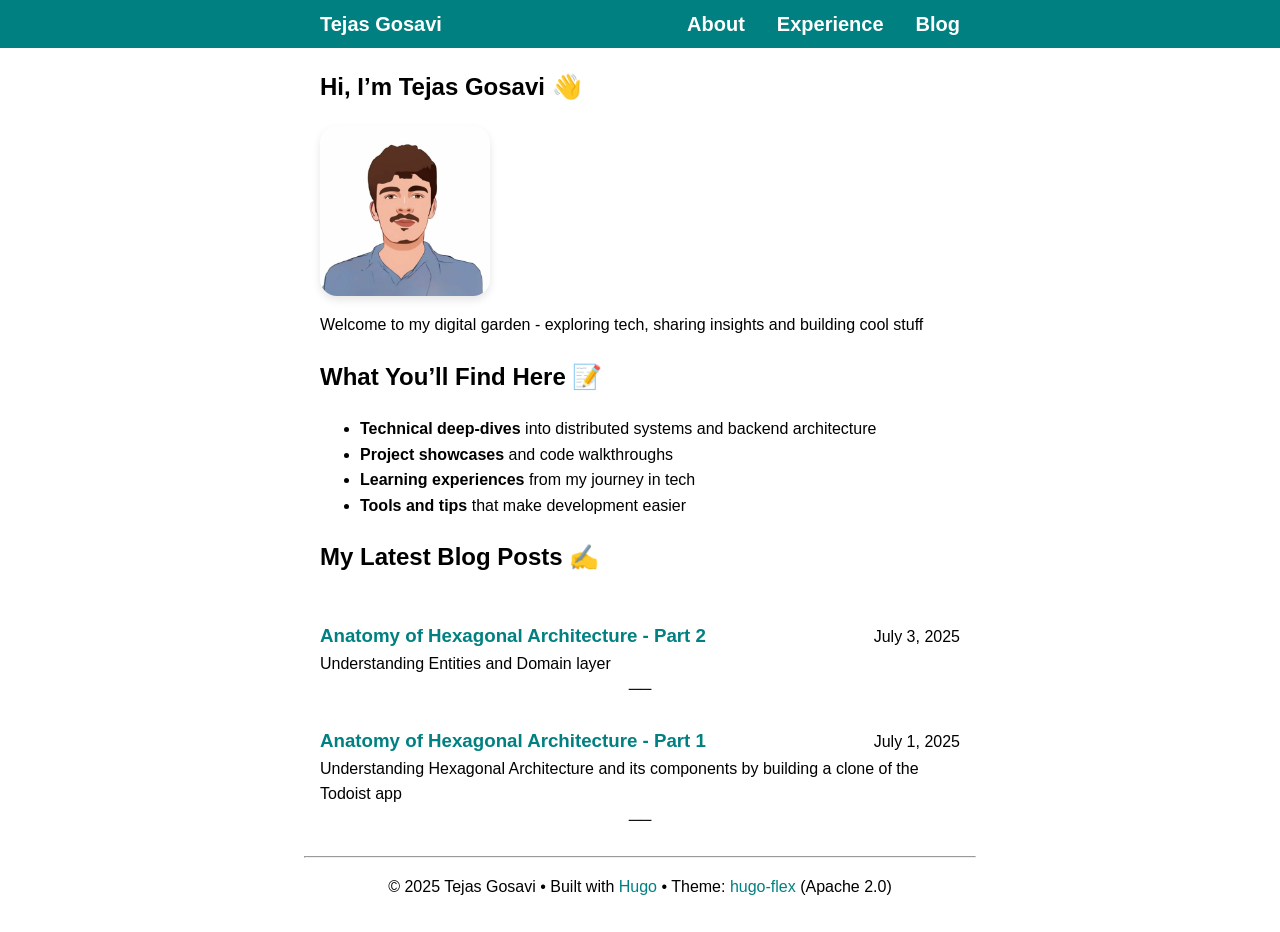
<file: index.html>
<!doctype html><html lang=en-US><head><meta charset=utf-8><meta name=viewport content="width=device-width,initial-scale=1"><meta name=description content="Tejas Gosavi"><meta name=color-scheme content="light dark"><meta property="og:url" content="https://Tejas-Gosavi.github.io/"><meta property="og:site_name" content="Tejas Gosavi"><meta property="og:title" content="Tejas Gosavi"><meta property="og:description" content="Tejas Gosavi"><meta property="og:locale" content="en_US"><meta property="og:type" content="website"><meta name=generator content="Hugo 0.145.0"><title>Tejas Gosavi</title>
<link href=https://Tejas-Gosavi.github.io/ rel=canonical><link href=alternate rel=/feed.xml type=application/rss+xml><link href=/css/base.min.958ea906df12b29e78cd8be3fa4df2a19e33d37f82cf2330cc328d1d34ba087d.css rel=stylesheet integrity="sha256-lY6pBt8Ssp54zYvj+k3yoZ4z03+CzyMwzDKNHTS6CH0=" crossorigin=anonymous><link href=/css/syntax.min.065df42d2be658bb8e0720297aadf469355a5ffaf863b00e3cce0627dd106ca0.css rel=stylesheet integrity="sha256-Bl30LSvmWLuOByApeq30aTVaX/r4Y7AOPM4GJ90QbKA=" crossorigin=anonymous></head><body><nav class=u-background><div class=u-wrapper><ul class=Banner><li class="Banner-item Banner-item--title"><h1 class=Banner-heading><a class="Banner-link u-clickable" href=/>Tejas Gosavi</a></h1></li><li class=Banner-item><a class="Banner-link u-clickable" href=/about/>About</a></li><li class=Banner-item><a class="Banner-link u-clickable" href=/experience/>Experience</a></li><li class=Banner-item><a class="Banner-link u-clickable" href=/blog/>Blog</a></li></ul></div></nav><main><div class=u-wrapper><div class=u-padding><h2 id=hi-im-tejas-gosavi-wave><a class="Heading-link u-clickable" href=/#hi-im-tejas-gosavi-wave>Hi, I&rsquo;m Tejas Gosavi &#x1f44b;</a></h2><p><img src=/images/profile.jpg alt="Profile Picture"></p><p>Welcome to my digital garden - exploring tech, sharing insights and building cool stuff</p><h2 id=what-youll-find-here-memo><a class="Heading-link u-clickable" href=/#what-youll-find-here-memo>What You&rsquo;ll Find Here &#x1f4dd;</a></h2><ul><li><strong>Technical deep-dives</strong> into distributed systems and backend architecture</li><li><strong>Project showcases</strong> and code walkthroughs</li><li><strong>Learning experiences</strong> from my journey in tech</li><li><strong>Tools and tips</strong> that make development easier</li></ul><h2>My Latest Blog Posts &#9997;</h2><article><header class=Heading><h3 class=Heading-title><a class="Heading-link u-clickable" href=/blog/2025/anatomy-of-hexagonal-architecture-2/ rel=bookmark>Anatomy of Hexagonal Architecture - Part 2</a></h3><time datetime=2025-07-03T00:00:00Z>July 3, 2025</time></header>Understanding Entities and Domain layer</article><div class=Divider></div><article><header class=Heading><h3 class=Heading-title><a class="Heading-link u-clickable" href=/blog/2025/anatomy-of-hexagonal-architecture-1/ rel=bookmark>Anatomy of Hexagonal Architecture - Part 1</a></h3><time datetime=2025-07-01T00:00:00Z>July 1, 2025</time></header>Understanding Hexagonal Architecture and its components by building a clone of the Todoist app</article><div class=Divider></div></div></div></main><footer class=Footer><div class=u-wrapper><hr><p class="u-padding u-noboosting">© 2025 Tejas Gosavi • Built with <a href=https://gohugo.io target=_blank rel=noopener>Hugo</a> •
Theme: <a href=https://github.com/de-souza/hugo-flex target=_blank rel=noopener>hugo-flex</a> (Apache 2.0)</p></div></footer></body></html>
</file>
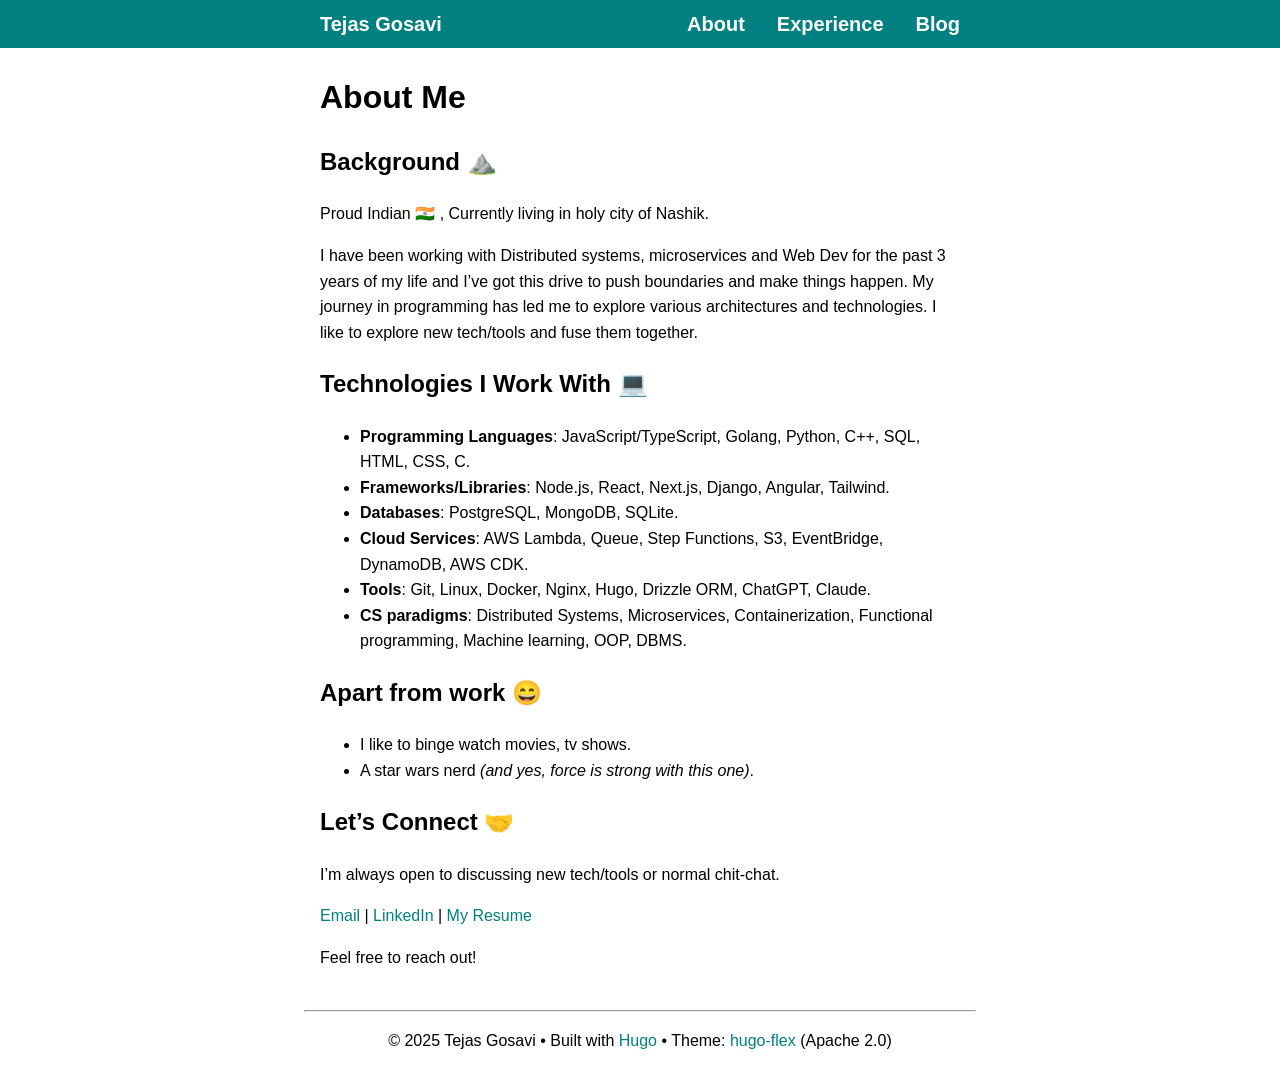
<file: about/index.html>
<!doctype html><html lang=en-US><head><meta charset=utf-8><meta name=viewport content="width=device-width,initial-scale=1"><meta name=description content="This page highlights key information about me"><meta name=color-scheme content="light dark"><meta property="og:url" content="https://Tejas-Gosavi.github.io/about/"><meta property="og:site_name" content="Tejas Gosavi"><meta property="og:title" content="About Me"><meta property="og:description" content="This page highlights key information about me"><meta property="og:locale" content="en_US"><meta property="og:type" content="article"><meta name=generator content="Hugo 0.145.0"><title>About Me | Tejas Gosavi</title>
<link href=https://Tejas-Gosavi.github.io/about/ rel=canonical><link href=/css/base.min.958ea906df12b29e78cd8be3fa4df2a19e33d37f82cf2330cc328d1d34ba087d.css rel=stylesheet integrity="sha256-lY6pBt8Ssp54zYvj+k3yoZ4z03+CzyMwzDKNHTS6CH0=" crossorigin=anonymous></head><body><nav class=u-background><div class=u-wrapper><ul class=Banner><li class="Banner-item Banner-item--title"><a class="Banner-link u-clickable" href=/>Tejas Gosavi</a></li><li class=Banner-item><a class="Banner-link u-clickable" href=/about/>About</a></li><li class=Banner-item><a class="Banner-link u-clickable" href=/experience/>Experience</a></li><li class=Banner-item><a class="Banner-link u-clickable" href=/blog/>Blog</a></li></ul></div></nav><main><div class=u-wrapper><div class=u-padding><header class=Heading><h1 class=Heading-title><a class="Heading-link u-clickable" href=/about/ rel=bookmark>About Me</a></h1></header><h2 id=background-mountain><a class="Heading-link u-clickable" href=/about/#background-mountain>Background &#9968;&#xfe0f;</a></h2><p>Proud Indian &#x1f1ee;&#x1f1f3; , Currently living in holy city of Nashik.</p><p>I have been working with Distributed systems, microservices and Web Dev for the past 3 years of my life and I’ve got this drive to push boundaries and make things happen. My journey in programming has led me to explore various architectures and technologies. I like to explore new tech/tools and fuse them together.</p><h2 id=technologies-i-work-with-computer><a class="Heading-link u-clickable" href=/about/#technologies-i-work-with-computer>Technologies I Work With &#x1f4bb;</a></h2><ul><li><strong>Programming Languages</strong>: JavaScript/TypeScript, Golang, Python, C++, SQL, HTML, CSS, C.</li><li><strong>Frameworks/Libraries</strong>: Node.js, React, Next.js, Django, Angular, Tailwind.</li><li><strong>Databases</strong>: PostgreSQL, MongoDB, SQLite.</li><li><strong>Cloud Services</strong>: AWS Lambda, Queue, Step Functions, S3, EventBridge, DynamoDB, AWS CDK.</li><li><strong>Tools</strong>: Git, Linux, Docker, Nginx, Hugo, Drizzle ORM, ChatGPT, Claude.</li><li><strong>CS paradigms</strong>: Distributed Systems, Microservices, Containerization, Functional programming, Machine learning, OOP, DBMS.</li></ul><h2 id=apart-from-work-smile><a class="Heading-link u-clickable" href=/about/#apart-from-work-smile>Apart from work &#x1f604;</a></h2><ul><li>I like to binge watch movies, tv shows.</li><li>A star wars nerd <em>(and yes, force is strong with this one)</em>.</li></ul><h2 id=lets-connect-handshake><a class="Heading-link u-clickable" href=/about/#lets-connect-handshake>Let&rsquo;s Connect &#x1f91d;</a></h2><p>I&rsquo;m always open to discussing new tech/tools or normal chit-chat.</p><p><a class=Contact-link href=mailto:tejasgosavi555@gmail.com>Email</a> | <a class=Contact-link href=https://www.linkedin.com/in/tejasgosavi555/>LinkedIn</a> | <a class=Contact-link href=https://drive.google.com/file/d/1EujuwteHXVVRjTxxqi-EL_XLZXkldXtz/view>My Resume</a></p><p>Feel free to reach out!</p></div></div></main><footer class=Footer><div class=u-wrapper><hr><p class="u-padding u-noboosting">© 2025 Tejas Gosavi • Built with <a href=https://gohugo.io target=_blank rel=noopener>Hugo</a> •
Theme: <a href=https://github.com/de-souza/hugo-flex target=_blank rel=noopener>hugo-flex</a> (Apache 2.0)</p></div></footer></body></html>
</file>
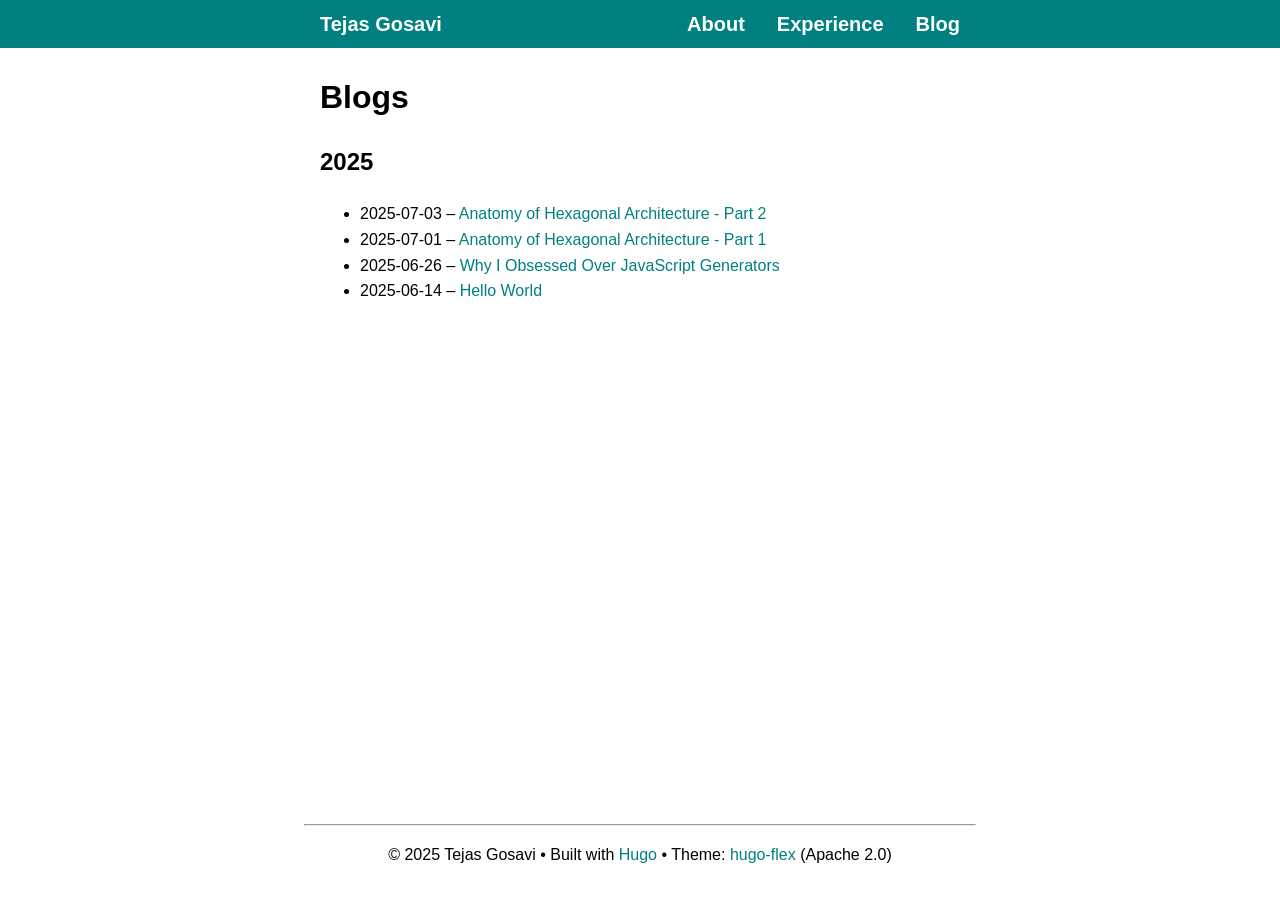
<file: blog/index.html>
<!doctype html><html lang=en-US><head><meta charset=utf-8><meta name=viewport content="width=device-width,initial-scale=1"><meta name=color-scheme content="light dark"><meta property="og:url" content="https://Tejas-Gosavi.github.io/blog/"><meta property="og:site_name" content="Tejas Gosavi"><meta property="og:title" content="Blogs"><meta property="og:locale" content="en_US"><meta property="og:type" content="website"><meta name=generator content="Hugo 0.145.0"><title>Blogs | Tejas Gosavi</title>
<link href=https://Tejas-Gosavi.github.io/blog/ rel=canonical><link href=alternate rel=/blog/feed.xml type=application/rss+xml><link href=/css/base.min.958ea906df12b29e78cd8be3fa4df2a19e33d37f82cf2330cc328d1d34ba087d.css rel=stylesheet integrity="sha256-lY6pBt8Ssp54zYvj+k3yoZ4z03+CzyMwzDKNHTS6CH0=" crossorigin=anonymous></head><body><nav class=u-background><div class=u-wrapper><ul class=Banner><li class="Banner-item Banner-item--title"><a class="Banner-link u-clickable" href=/>Tejas Gosavi</a></li><li class=Banner-item><a class="Banner-link u-clickable" href=/about/>About</a></li><li class=Banner-item><a class="Banner-link u-clickable" href=/experience/>Experience</a></li><li class=Banner-item><a class="Banner-link u-clickable" href=/blog/>Blog</a></li></ul></div></nav><main><div class=u-wrapper><div class=u-padding><header class=Heading><h1 class=Heading-title><a class="Heading-link u-clickable" href=/blog/ rel=bookmark>Blogs</a></h1></header><section class=Blog-list><h2>2025</h2><ul><li>2025-07-03 – <a href=/blog/2025/anatomy-of-hexagonal-architecture-2/>Anatomy of Hexagonal Architecture - Part 2</a></li><li>2025-07-01 – <a href=/blog/2025/anatomy-of-hexagonal-architecture-1/>Anatomy of Hexagonal Architecture - Part 1</a></li><li>2025-06-26 – <a href=/blog/2025/why-i-obsessed-over-js-generators/>Why I Obsessed Over JavaScript Generators</a></li><li>2025-06-14 – <a href=/blog/2025/my-first-blog-post/>Hello World</a></li></ul></section></div></div></main><footer class=Footer><div class=u-wrapper><hr><p class="u-padding u-noboosting">© 2025 Tejas Gosavi • Built with <a href=https://gohugo.io target=_blank rel=noopener>Hugo</a> •
Theme: <a href=https://github.com/de-souza/hugo-flex target=_blank rel=noopener>hugo-flex</a> (Apache 2.0)</p></div></footer></body></html>
</file>
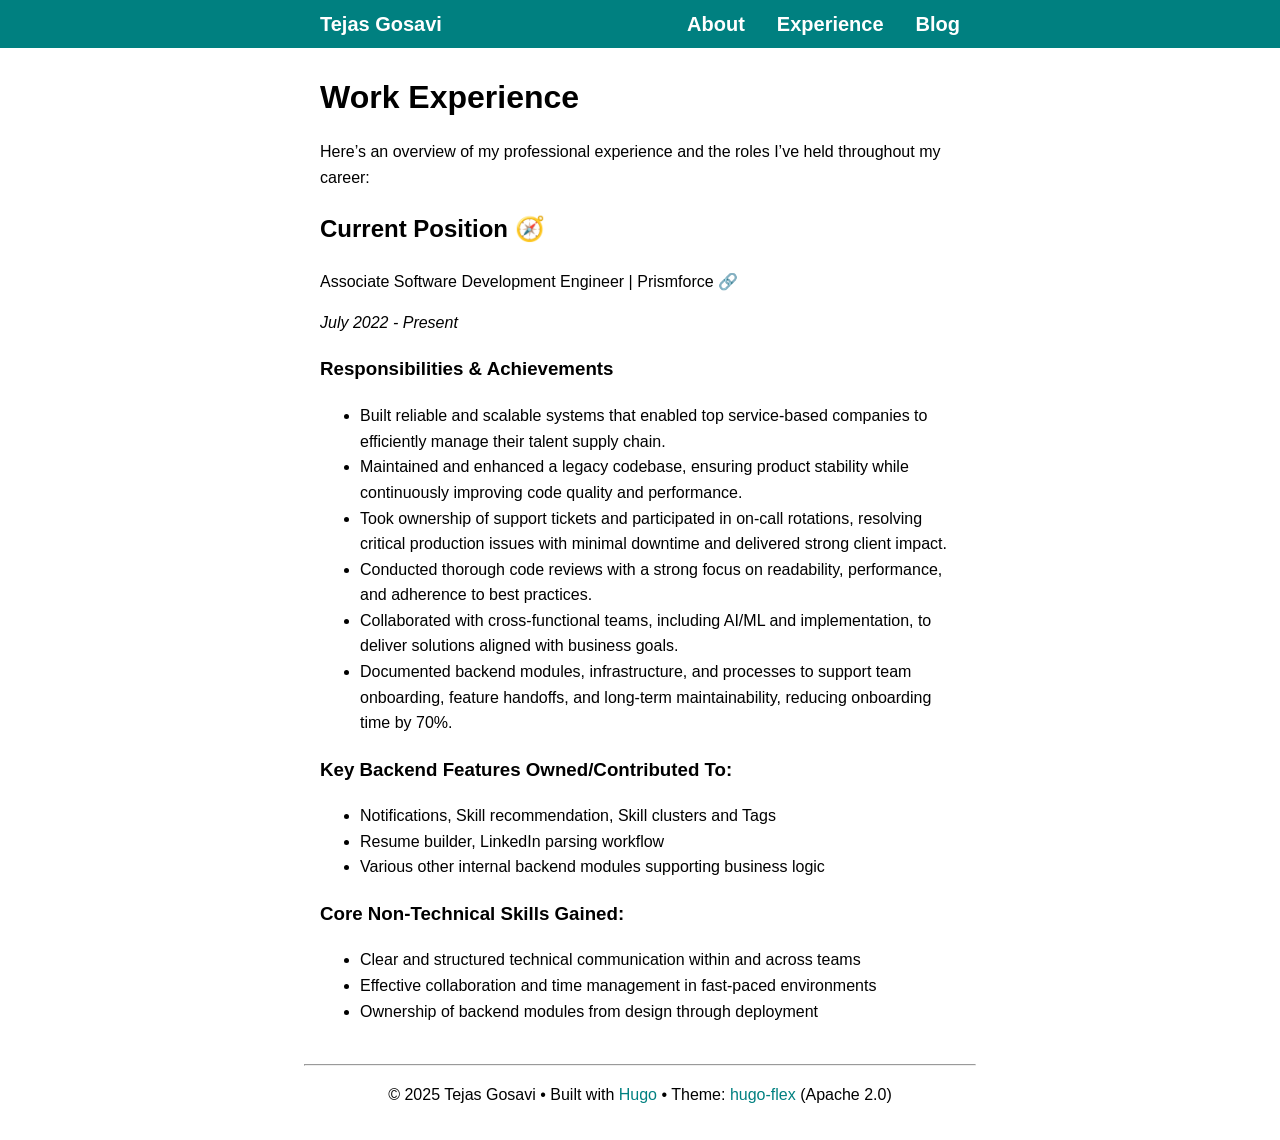
<file: experience/index.html>
<!doctype html><html lang=en-US><head><meta charset=utf-8><meta name=viewport content="width=device-width,initial-scale=1"><meta name=description content="This page highlights my work experience"><meta name=color-scheme content="light dark"><meta property="og:url" content="https://Tejas-Gosavi.github.io/experience/"><meta property="og:site_name" content="Tejas Gosavi"><meta property="og:title" content="Work Experience"><meta property="og:description" content="This page highlights my work experience"><meta property="og:locale" content="en_US"><meta property="og:type" content="article"><meta name=generator content="Hugo 0.145.0"><title>Work Experience | Tejas Gosavi</title>
<link href=https://Tejas-Gosavi.github.io/experience/ rel=canonical><link href=/css/base.min.958ea906df12b29e78cd8be3fa4df2a19e33d37f82cf2330cc328d1d34ba087d.css rel=stylesheet integrity="sha256-lY6pBt8Ssp54zYvj+k3yoZ4z03+CzyMwzDKNHTS6CH0=" crossorigin=anonymous></head><body><nav class=u-background><div class=u-wrapper><ul class=Banner><li class="Banner-item Banner-item--title"><a class="Banner-link u-clickable" href=/>Tejas Gosavi</a></li><li class=Banner-item><a class="Banner-link u-clickable" href=/about/>About</a></li><li class=Banner-item><a class="Banner-link u-clickable" href=/experience/>Experience</a></li><li class=Banner-item><a class="Banner-link u-clickable" href=/blog/>Blog</a></li></ul></div></nav><main><div class=u-wrapper><div class=u-padding><header class=Heading><h1 class=Heading-title><a class="Heading-link u-clickable" href=/experience/ rel=bookmark>Work Experience</a></h1></header><p>Here&rsquo;s an overview of my professional experience and the roles I&rsquo;ve held throughout my career:</p><h2 id=current-position-compass><a class="Heading-link u-clickable" href=/experience/#current-position-compass>Current Position &#x1f9ed;</a></h2><p>Associate Software Development Engineer | Prismforce <a href=https://prismforce.com/>&#x1f517;</a></p><p><em>July 2022 - Present</em></p><h3 id=responsibilities--achievements><a class="Heading-link u-clickable" href=/experience/#responsibilities--achievements>Responsibilities & Achievements</a></h3><ul><li>Built reliable and scalable systems that enabled top service-based companies to efficiently manage their talent supply chain.</li><li>Maintained and enhanced a legacy codebase, ensuring product stability while continuously improving code quality and performance.</li><li>Took ownership of support tickets and participated in on-call rotations, resolving critical production issues with minimal downtime and delivered strong client impact.</li><li>Conducted thorough code reviews with a strong focus on readability, performance, and adherence to best practices.</li><li>Collaborated with cross-functional teams, including AI/ML and implementation, to deliver solutions aligned with business goals.</li><li>Documented backend modules, infrastructure, and processes to support team onboarding, feature handoffs, and long-term maintainability, reducing onboarding time by 70%.</li></ul><h3 id=key-backend-features-ownedcontributed-to><a class="Heading-link u-clickable" href=/experience/#key-backend-features-ownedcontributed-to>Key Backend Features Owned/Contributed To:</a></h3><ul><li>Notifications, Skill recommendation, Skill clusters and Tags</li><li>Resume builder, LinkedIn parsing workflow</li><li>Various other internal backend modules supporting business logic</li></ul><h3 id=core-non-technical-skills-gained><a class="Heading-link u-clickable" href=/experience/#core-non-technical-skills-gained>Core Non-Technical Skills Gained:</a></h3><ul><li>Clear and structured technical communication within and across teams</li><li>Effective collaboration and time management in fast-paced environments</li><li>Ownership of backend modules from design through deployment</li></ul></div></div></main><footer class=Footer><div class=u-wrapper><hr><p class="u-padding u-noboosting">© 2025 Tejas Gosavi • Built with <a href=https://gohugo.io target=_blank rel=noopener>Hugo</a> •
Theme: <a href=https://github.com/de-souza/hugo-flex target=_blank rel=noopener>hugo-flex</a> (Apache 2.0)</p></div></footer></body></html>
</file>
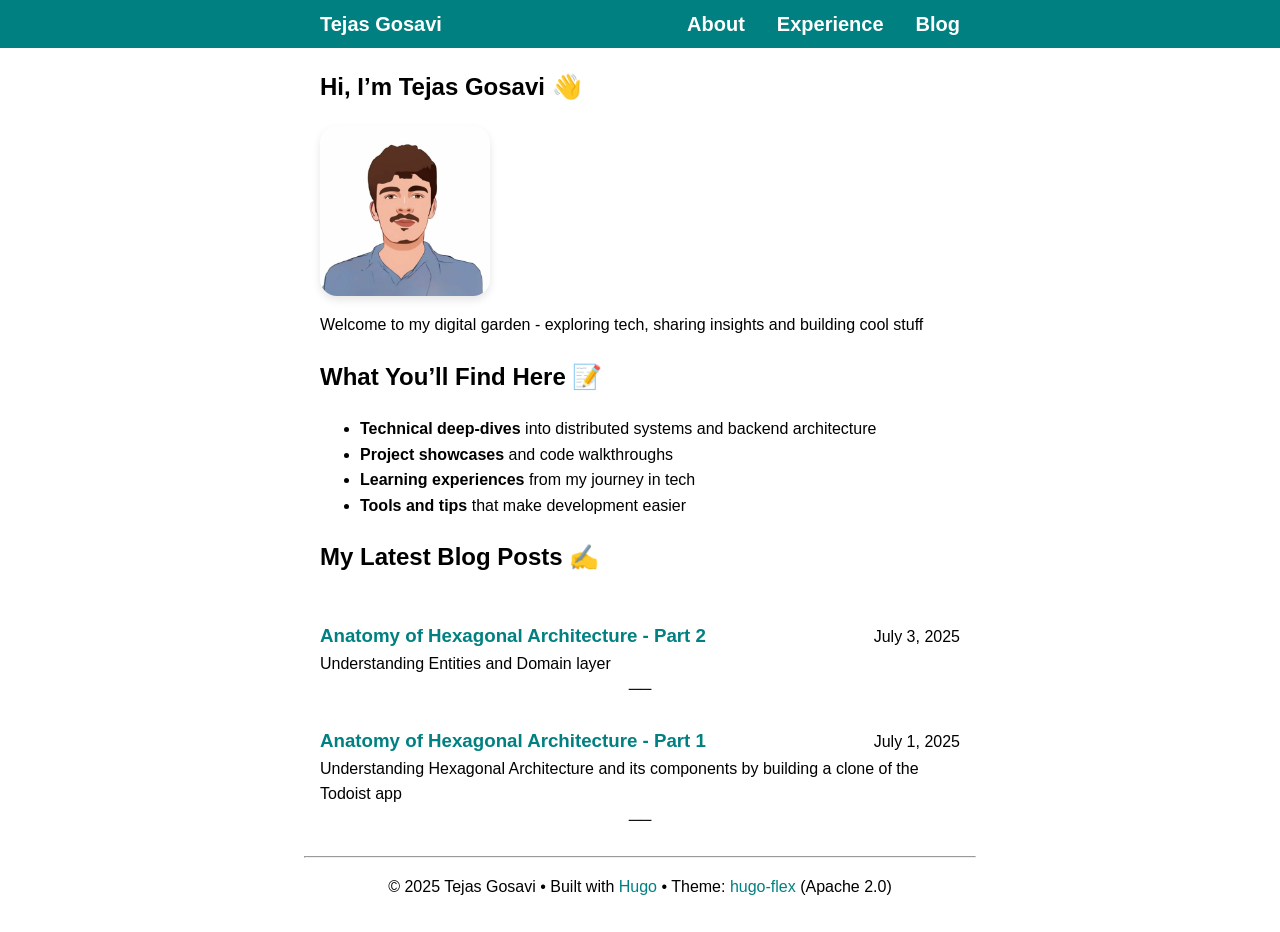
<file: page/1/index.html>
<!doctype html><html lang=en-US><head><title>https://Tejas-Gosavi.github.io/</title>
<link rel=canonical href=https://Tejas-Gosavi.github.io/><meta name=robots content="noindex"><meta charset=utf-8><meta http-equiv=refresh content="0; url=https://Tejas-Gosavi.github.io/"></head></html>
</file>
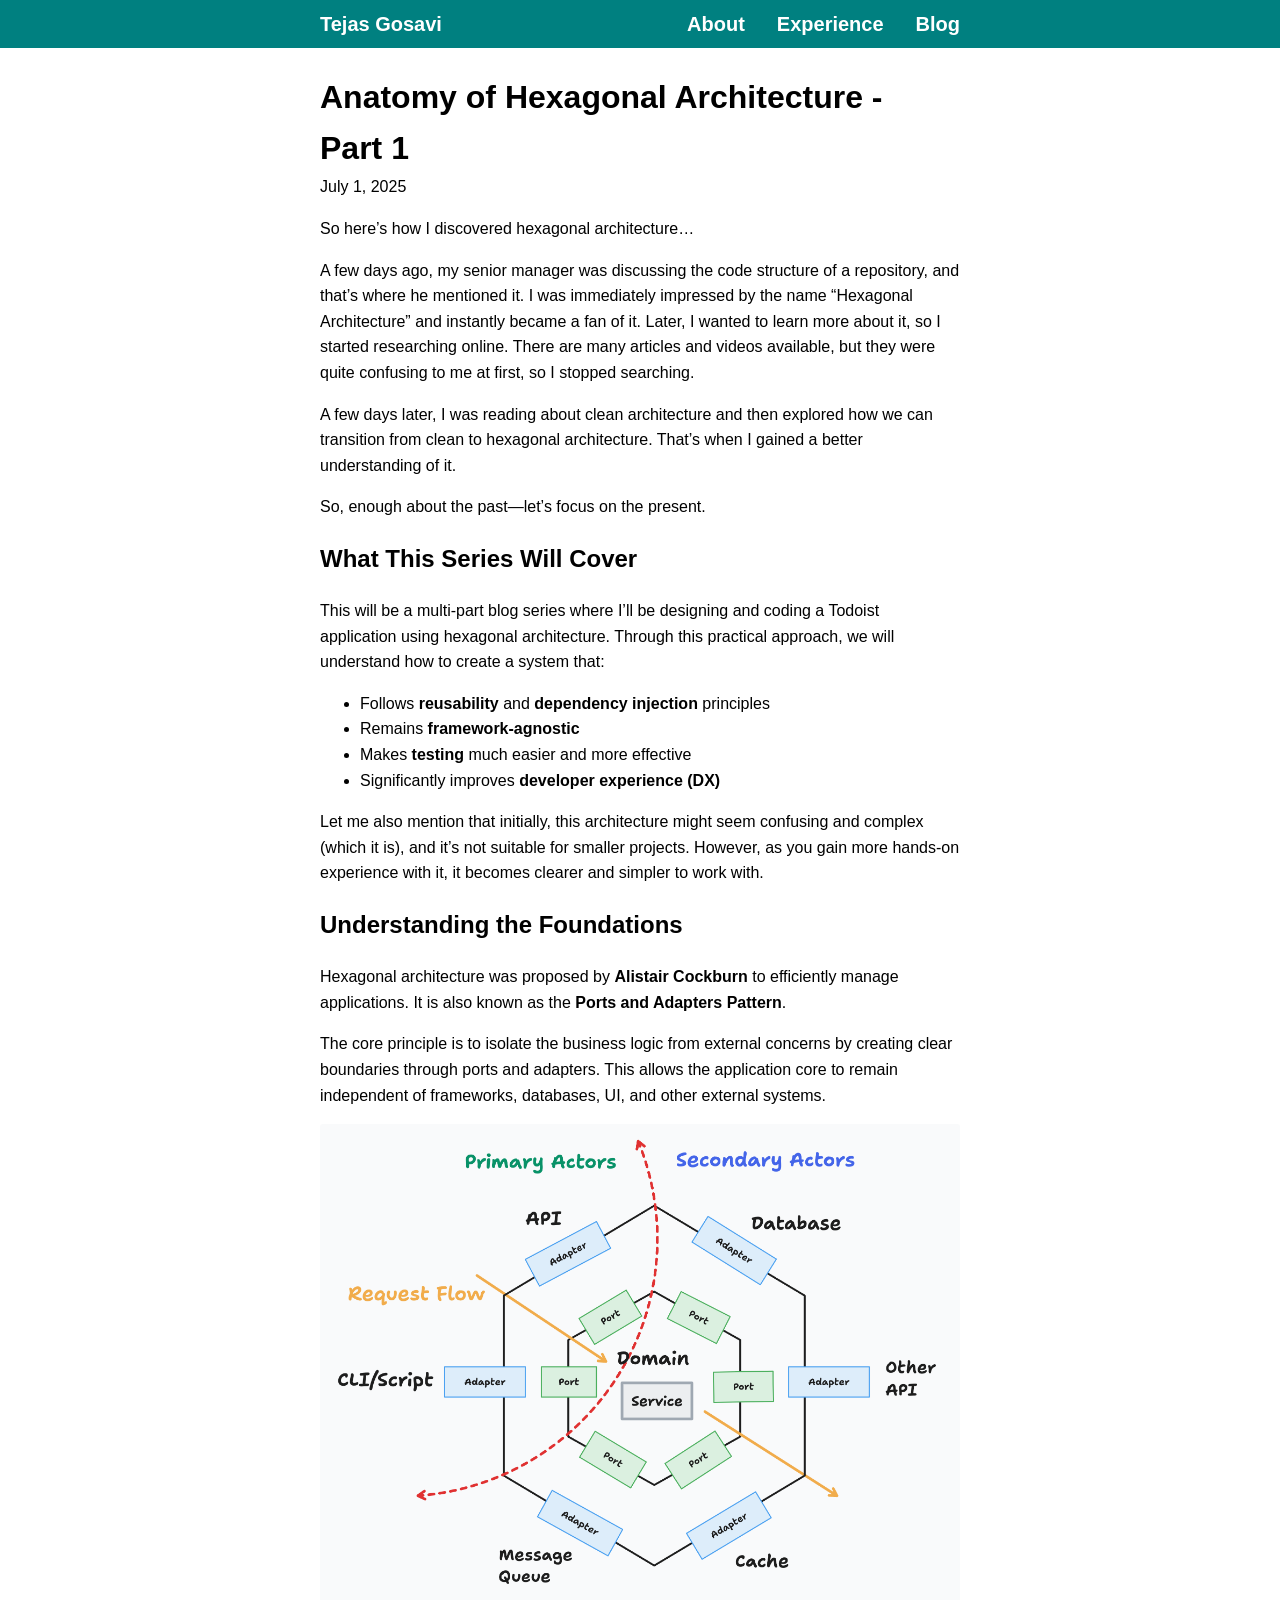
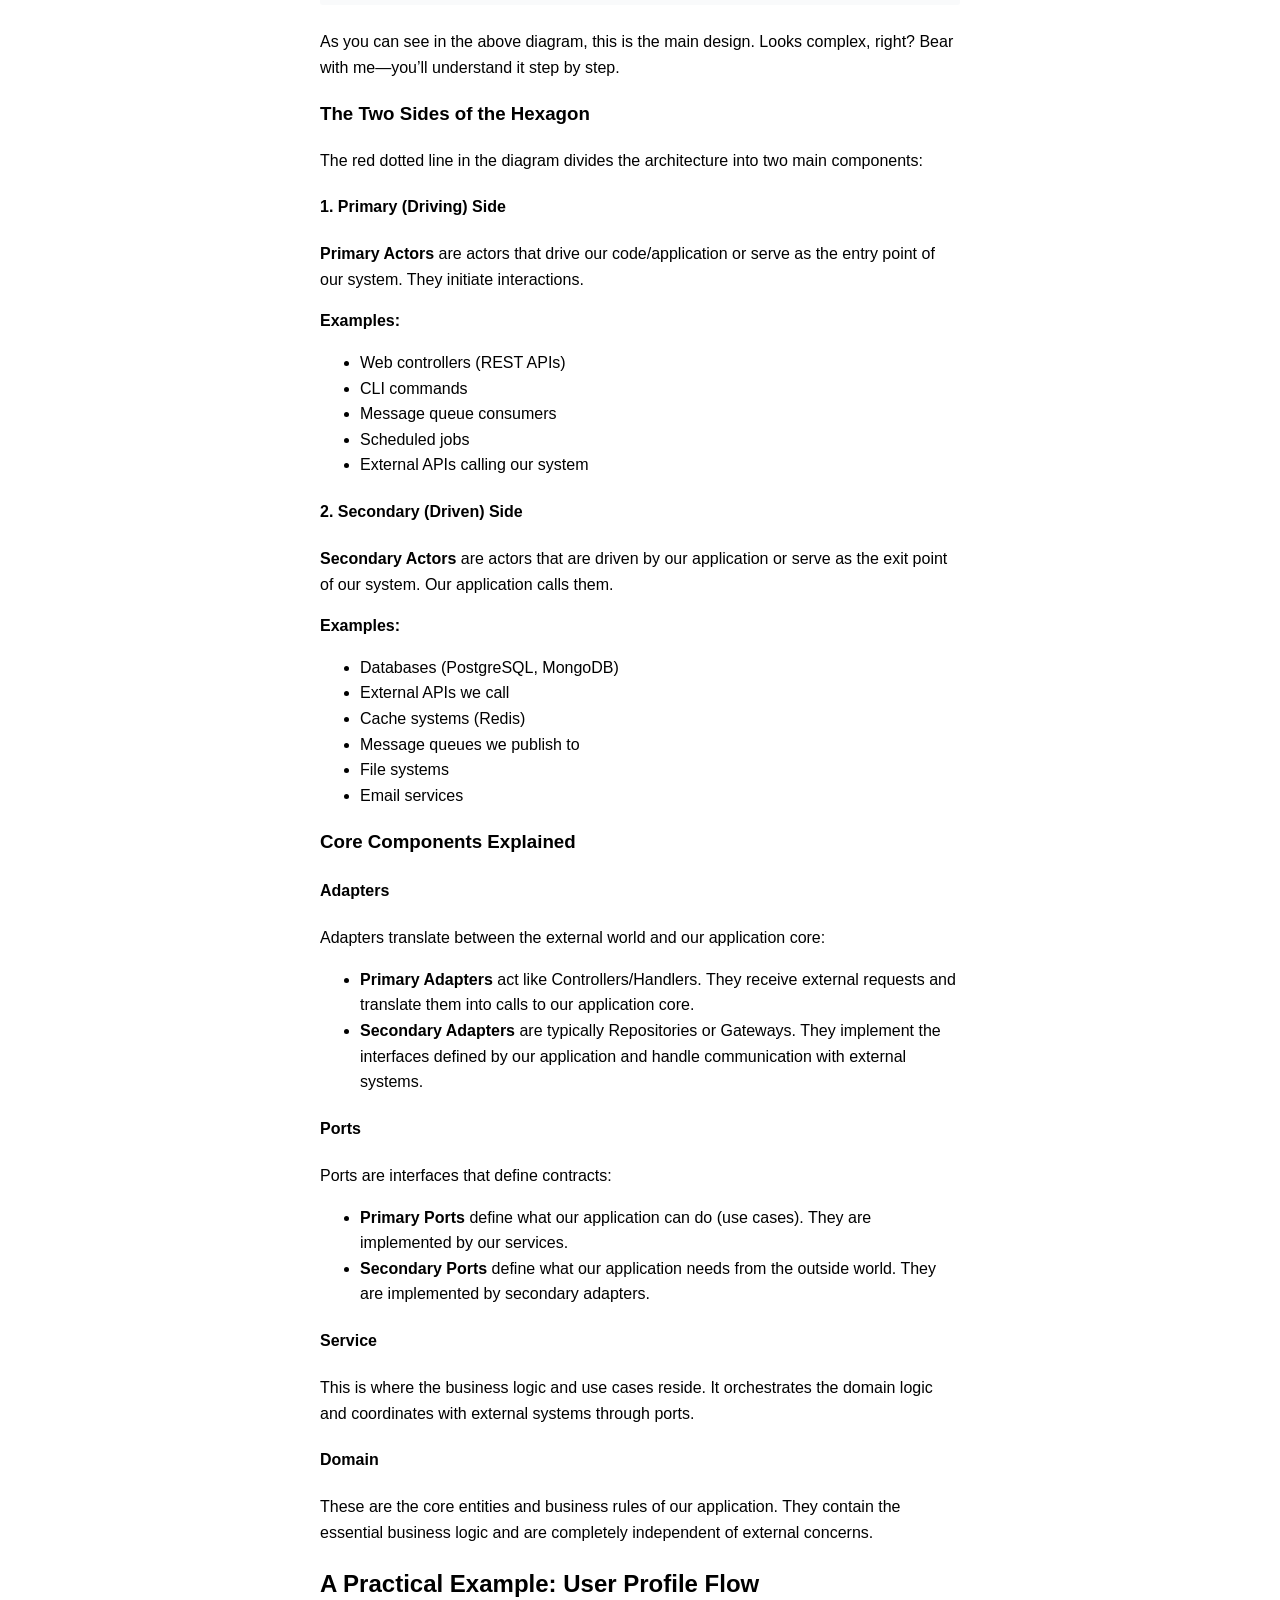
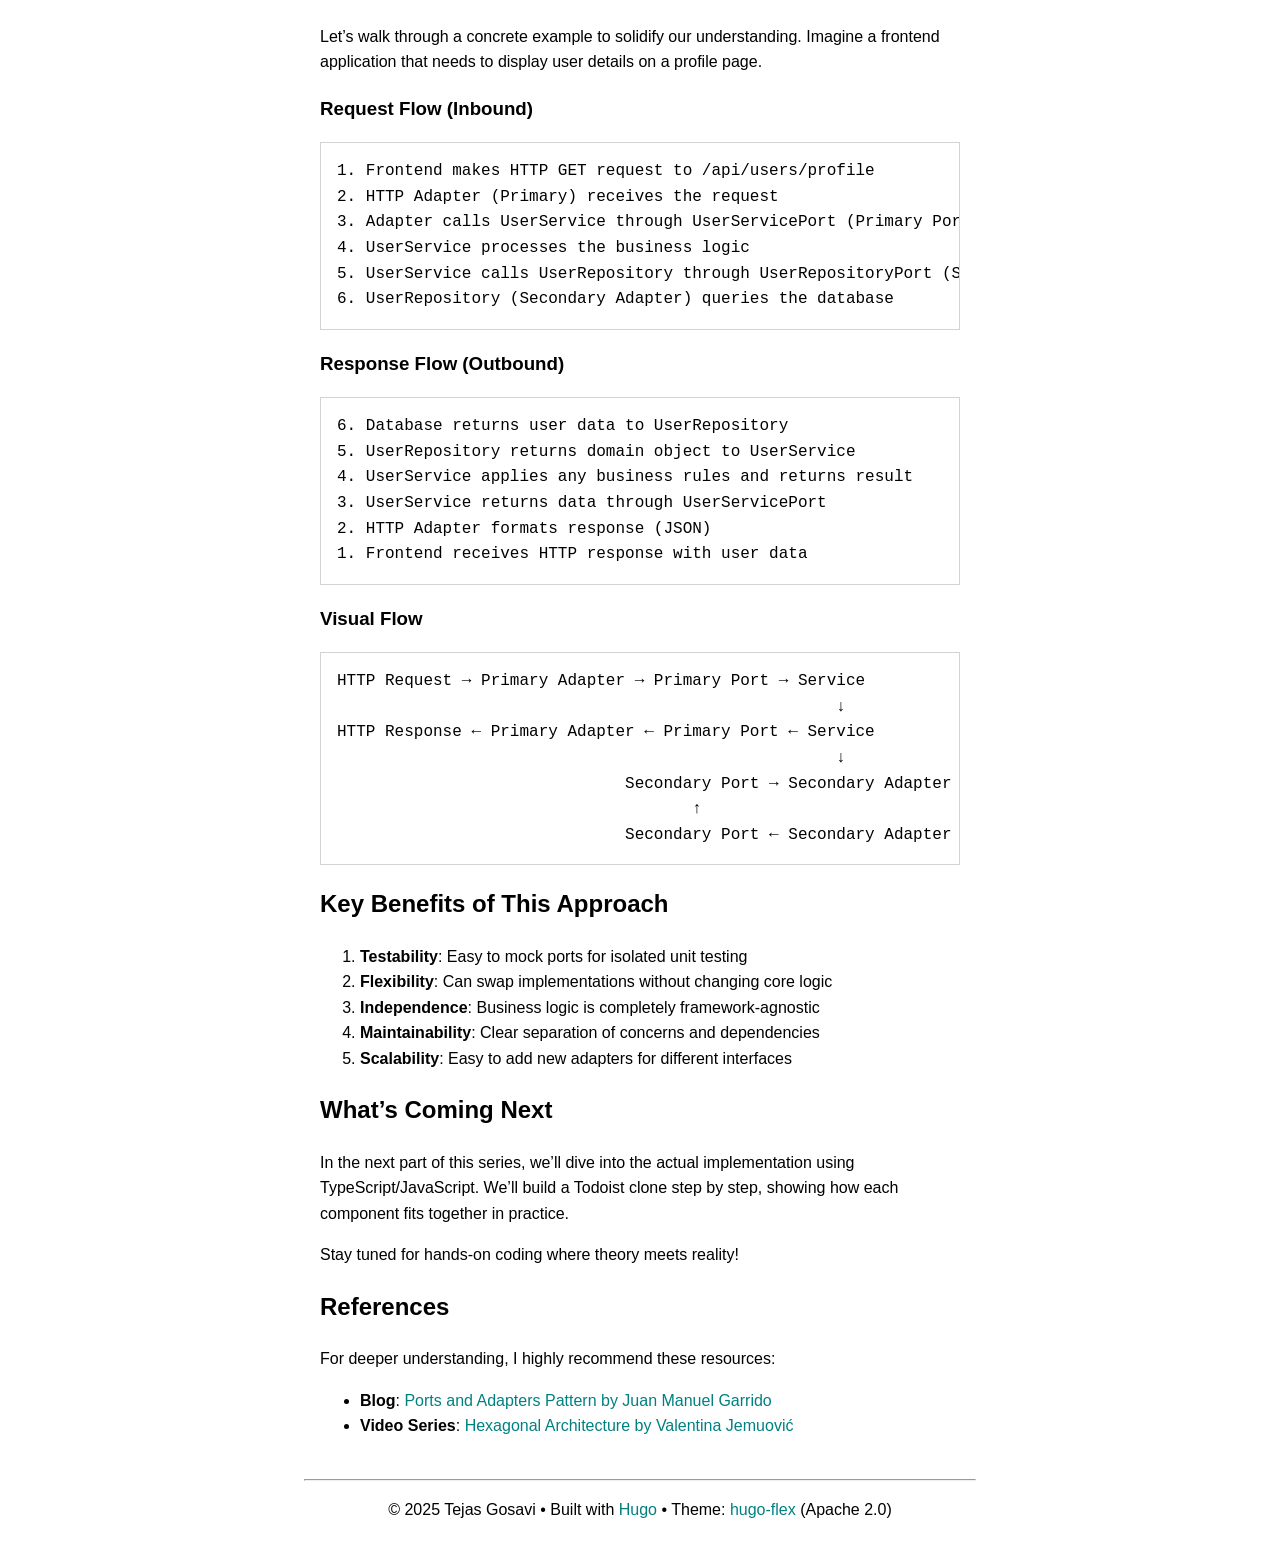
<file: blog/2025/anatomy-of-hexagonal-architecture-1/index.html>
<!doctype html><html lang=en-US><head><meta charset=utf-8><meta name=viewport content="width=device-width,initial-scale=1"><meta name=description content="Understanding Hexagonal Architecture and its components by building a clone of the Todoist app"><meta name=color-scheme content="light dark"><meta property="og:url" content="https://Tejas-Gosavi.github.io/blog/2025/anatomy-of-hexagonal-architecture-1/"><meta property="og:site_name" content="Tejas Gosavi"><meta property="og:title" content="Anatomy of Hexagonal Architecture - Part 1"><meta property="og:description" content="Understanding Hexagonal Architecture and its components by building a clone of the Todoist app"><meta property="og:locale" content="en_US"><meta property="og:type" content="article"><meta property="article:section" content="blog"><meta property="article:published_time" content="2025-07-01T00:00:00+00:00"><meta property="article:modified_time" content="2025-07-01T00:00:00+00:00"><meta property="og:image" content="https://Tejas-Gosavi.github.io/images/blog/hexagonal-architecture.png"><meta name=generator content="Hugo 0.145.0"><title>Anatomy of Hexagonal Architecture - Part 1 | Tejas Gosavi</title>
<link href=https://Tejas-Gosavi.github.io/blog/2025/anatomy-of-hexagonal-architecture-1/ rel=canonical><link href=/css/base.min.958ea906df12b29e78cd8be3fa4df2a19e33d37f82cf2330cc328d1d34ba087d.css rel=stylesheet integrity="sha256-lY6pBt8Ssp54zYvj+k3yoZ4z03+CzyMwzDKNHTS6CH0=" crossorigin=anonymous><link href=/css/syntax.min.065df42d2be658bb8e0720297aadf469355a5ffaf863b00e3cce0627dd106ca0.css rel=stylesheet integrity="sha256-Bl30LSvmWLuOByApeq30aTVaX/r4Y7AOPM4GJ90QbKA=" crossorigin=anonymous></head><body><nav class=u-background><div class=u-wrapper><ul class=Banner><li class="Banner-item Banner-item--title"><a class="Banner-link u-clickable" href=/>Tejas Gosavi</a></li><li class=Banner-item><a class="Banner-link u-clickable" href=/about/>About</a></li><li class=Banner-item><a class="Banner-link u-clickable" href=/experience/>Experience</a></li><li class=Banner-item><a class="Banner-link u-clickable" href=/blog/>Blog</a></li></ul></div></nav><main><div class=u-wrapper><div class=u-padding><header class=Heading><h1 class=Heading-title><a class="Heading-link u-clickable" href=/blog/2025/anatomy-of-hexagonal-architecture-1/ rel=bookmark>Anatomy of Hexagonal Architecture - Part 1</a></h1><time datetime=2025-07-01T00:00:00Z>July 1, 2025</time></header><p>So here&rsquo;s how I discovered hexagonal architecture&mldr;</p><p>A few days ago, my senior manager was discussing the code structure of a repository, and that&rsquo;s where he mentioned it. I was immediately impressed by the name &ldquo;Hexagonal Architecture&rdquo; and instantly became a fan of it. Later, I wanted to learn more about it, so I started researching online. There are many articles and videos available, but they were quite confusing to me at first, so I stopped searching.</p><p>A few days later, I was reading about clean architecture and then explored how we can transition from clean to hexagonal architecture. That&rsquo;s when I gained a better understanding of it.</p><p>So, enough about the past—let&rsquo;s focus on the present.</p><h2 id=what-this-series-will-cover><a class="Heading-link u-clickable" href=/blog/2025/anatomy-of-hexagonal-architecture-1/#what-this-series-will-cover>What This Series Will Cover</a></h2><p>This will be a multi-part blog series where I&rsquo;ll be designing and coding a Todoist application using hexagonal architecture. Through this practical approach, we will understand how to create a system that:</p><ul><li>Follows <strong>reusability</strong> and <strong>dependency injection</strong> principles</li><li>Remains <strong>framework-agnostic</strong></li><li>Makes <strong>testing</strong> much easier and more effective</li><li>Significantly improves <strong>developer experience (DX)</strong></li></ul><p>Let me also mention that initially, this architecture might seem confusing and complex (which it is), and it&rsquo;s not suitable for smaller projects. However, as you gain more hands-on experience with it, it becomes clearer and simpler to work with.</p><h2 id=understanding-the-foundations><a class="Heading-link u-clickable" href=/blog/2025/anatomy-of-hexagonal-architecture-1/#understanding-the-foundations>Understanding the Foundations</a></h2><p>Hexagonal architecture was proposed by <strong>Alistair Cockburn</strong> to efficiently manage applications. It is also known as the <strong>Ports and Adapters Pattern</strong>.</p><p>The core principle is to isolate the business logic from external concerns by creating clear boundaries through ports and adapters. This allows the application core to remain independent of frameworks, databases, UI, and other external systems.</p><p><img src=/images/blog/hexagonal-architecture.png alt="Hexagonal Architecture"></p><p>As you can see in the above diagram, this is the main design. Looks complex, right? Bear with me—you&rsquo;ll understand it step by step.</p><h3 id=the-two-sides-of-the-hexagon><a class="Heading-link u-clickable" href=/blog/2025/anatomy-of-hexagonal-architecture-1/#the-two-sides-of-the-hexagon>The Two Sides of the Hexagon</a></h3><p>The red dotted line in the diagram divides the architecture into two main components:</p><h4 id=1-primary-driving-side><a class="Heading-link u-clickable" href=/blog/2025/anatomy-of-hexagonal-architecture-1/#1-primary-driving-side>1. Primary (Driving) Side</a></h4><p><strong>Primary Actors</strong> are actors that drive our code/application or serve as the entry point of our system. They initiate interactions.</p><p><strong>Examples:</strong></p><ul><li>Web controllers (REST APIs)</li><li>CLI commands</li><li>Message queue consumers</li><li>Scheduled jobs</li><li>External APIs calling our system</li></ul><h4 id=2-secondary-driven-side><a class="Heading-link u-clickable" href=/blog/2025/anatomy-of-hexagonal-architecture-1/#2-secondary-driven-side>2. Secondary (Driven) Side</a></h4><p><strong>Secondary Actors</strong> are actors that are driven by our application or serve as the exit point of our system. Our application calls them.</p><p><strong>Examples:</strong></p><ul><li>Databases (PostgreSQL, MongoDB)</li><li>External APIs we call</li><li>Cache systems (Redis)</li><li>Message queues we publish to</li><li>File systems</li><li>Email services</li></ul><h3 id=core-components-explained><a class="Heading-link u-clickable" href=/blog/2025/anatomy-of-hexagonal-architecture-1/#core-components-explained>Core Components Explained</a></h3><h4 id=adapters><a class="Heading-link u-clickable" href=/blog/2025/anatomy-of-hexagonal-architecture-1/#adapters>Adapters</a></h4><p>Adapters translate between the external world and our application core:</p><ul><li><strong>Primary Adapters</strong> act like Controllers/Handlers. They receive external requests and translate them into calls to our application core.</li><li><strong>Secondary Adapters</strong> are typically Repositories or Gateways. They implement the interfaces defined by our application and handle communication with external systems.</li></ul><h4 id=ports><a class="Heading-link u-clickable" href=/blog/2025/anatomy-of-hexagonal-architecture-1/#ports>Ports</a></h4><p>Ports are interfaces that define contracts:</p><ul><li><strong>Primary Ports</strong> define what our application can do (use cases). They are implemented by our services.</li><li><strong>Secondary Ports</strong> define what our application needs from the outside world. They are implemented by secondary adapters.</li></ul><h4 id=service><a class="Heading-link u-clickable" href=/blog/2025/anatomy-of-hexagonal-architecture-1/#service>Service</a></h4><p>This is where the business logic and use cases reside. It orchestrates the domain logic and coordinates with external systems through ports.</p><h4 id=domain><a class="Heading-link u-clickable" href=/blog/2025/anatomy-of-hexagonal-architecture-1/#domain>Domain</a></h4><p>These are the core entities and business rules of our application. They contain the essential business logic and are completely independent of external concerns.</p><h2 id=a-practical-example-user-profile-flow><a class="Heading-link u-clickable" href=/blog/2025/anatomy-of-hexagonal-architecture-1/#a-practical-example-user-profile-flow>A Practical Example: User Profile Flow</a></h2><p>Let&rsquo;s walk through a concrete example to solidify our understanding. Imagine a frontend application that needs to display user details on a profile page.</p><h3 id=request-flow-inbound><a class="Heading-link u-clickable" href=/blog/2025/anatomy-of-hexagonal-architecture-1/#request-flow-inbound>Request Flow (Inbound)</a></h3><pre tabindex=0><code>1. Frontend makes HTTP GET request to /api/users/profile
2. HTTP Adapter (Primary) receives the request
3. Adapter calls UserService through UserServicePort (Primary Port)
4. UserService processes the business logic
5. UserService calls UserRepository through UserRepositoryPort (Secondary Port)
6. UserRepository (Secondary Adapter) queries the database</code></pre><h3 id=response-flow-outbound><a class="Heading-link u-clickable" href=/blog/2025/anatomy-of-hexagonal-architecture-1/#response-flow-outbound>Response Flow (Outbound)</a></h3><pre tabindex=0><code>6. Database returns user data to UserRepository
5. UserRepository returns domain object to UserService
4. UserService applies any business rules and returns result
3. UserService returns data through UserServicePort
2. HTTP Adapter formats response (JSON)
1. Frontend receives HTTP response with user data</code></pre><h3 id=visual-flow><a class="Heading-link u-clickable" href=/blog/2025/anatomy-of-hexagonal-architecture-1/#visual-flow>Visual Flow</a></h3><pre tabindex=0><code>HTTP Request → Primary Adapter → Primary Port → Service 
                                                    ↓
HTTP Response ← Primary Adapter ← Primary Port ← Service
                                                    ↓
                              Secondary Port → Secondary Adapter → Database
                                     ↑                                ↓
                              Secondary Port ← Secondary Adapter ← Database</code></pre><h2 id=key-benefits-of-this-approach><a class="Heading-link u-clickable" href=/blog/2025/anatomy-of-hexagonal-architecture-1/#key-benefits-of-this-approach>Key Benefits of This Approach</a></h2><ol><li><strong>Testability</strong>: Easy to mock ports for isolated unit testing</li><li><strong>Flexibility</strong>: Can swap implementations without changing core logic</li><li><strong>Independence</strong>: Business logic is completely framework-agnostic</li><li><strong>Maintainability</strong>: Clear separation of concerns and dependencies</li><li><strong>Scalability</strong>: Easy to add new adapters for different interfaces</li></ol><h2 id=whats-coming-next><a class="Heading-link u-clickable" href=/blog/2025/anatomy-of-hexagonal-architecture-1/#whats-coming-next>What&rsquo;s Coming Next</a></h2><p>In the next part of this series, we&rsquo;ll dive into the actual implementation using TypeScript/JavaScript. We&rsquo;ll build a Todoist clone step by step, showing how each component fits together in practice.</p><p>Stay tuned for hands-on coding where theory meets reality!</p><h2 id=references><a class="Heading-link u-clickable" href=/blog/2025/anatomy-of-hexagonal-architecture-1/#references>References</a></h2><p>For deeper understanding, I highly recommend these resources:</p><ul><li><strong>Blog</strong>: <a class=Reference-link href=https://jmgarridopaz.github.io/content/hexagonalarchitecture.html>Ports and Adapters Pattern by Juan Manuel Garrido</a></li><li><strong>Video Series</strong>: <a class=Reference-link href="https://www.youtube.com/playlist?list=PL1msPBH9ZGkhpANkreFA_teOnloVdLuCx">Hexagonal Architecture by Valentina Jemuović</a></li></ul></div></div></main><footer class=Footer><div class=u-wrapper><hr><p class="u-padding u-noboosting">© 2025 Tejas Gosavi • Built with <a href=https://gohugo.io target=_blank rel=noopener>Hugo</a> •
Theme: <a href=https://github.com/de-souza/hugo-flex target=_blank rel=noopener>hugo-flex</a> (Apache 2.0)</p></div></footer></body></html>
</file>
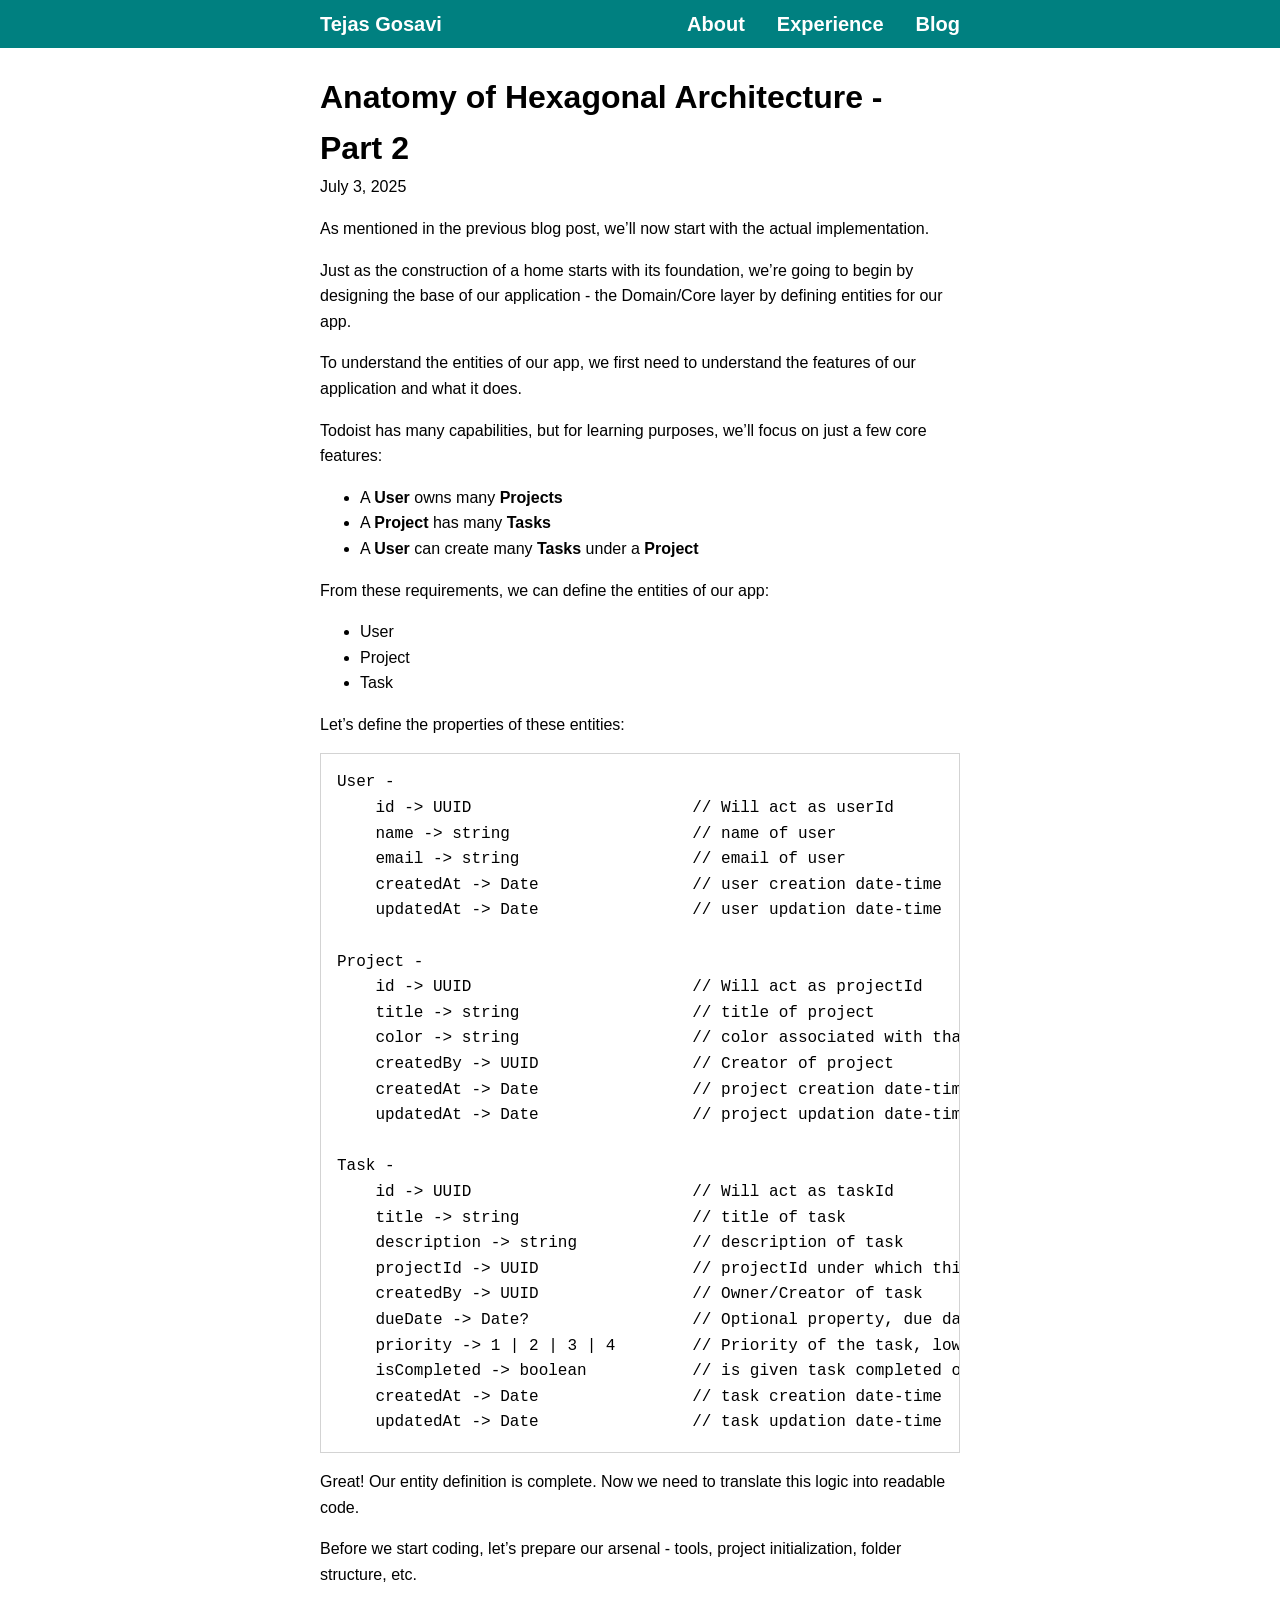
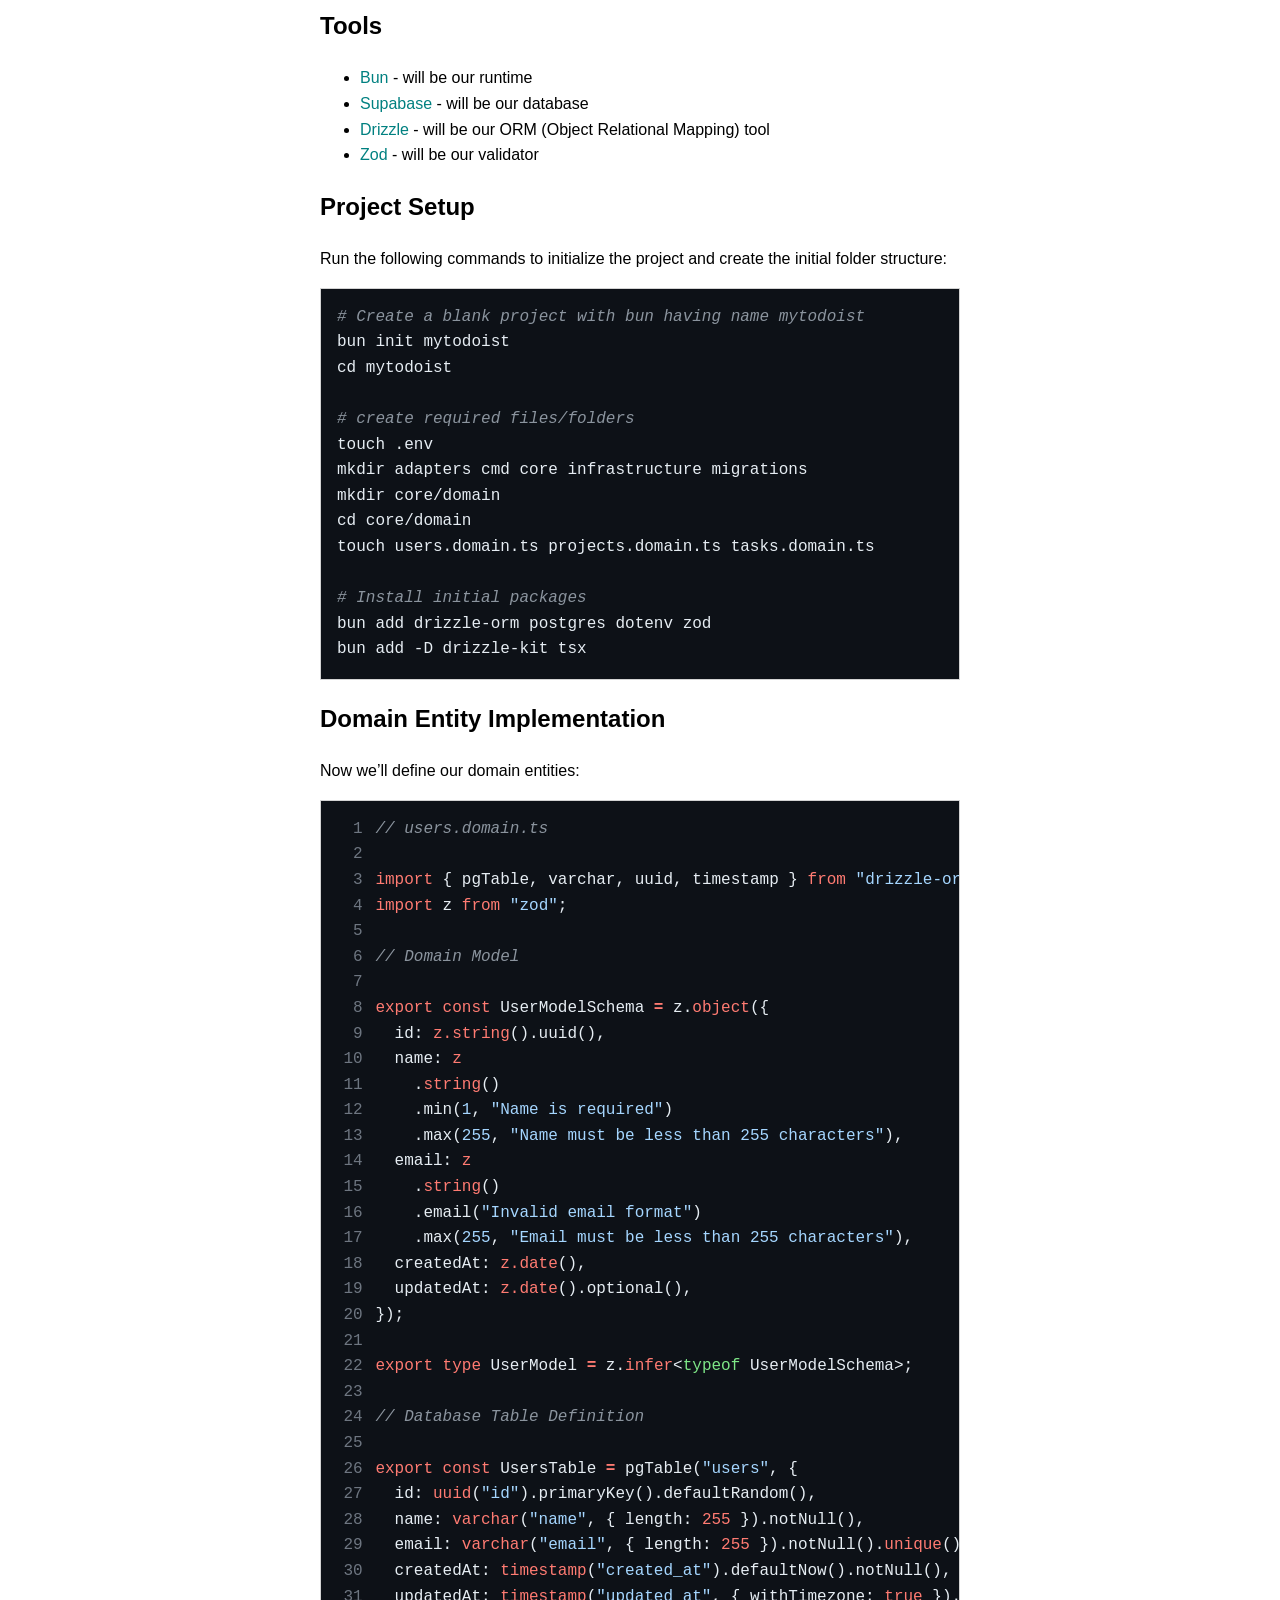
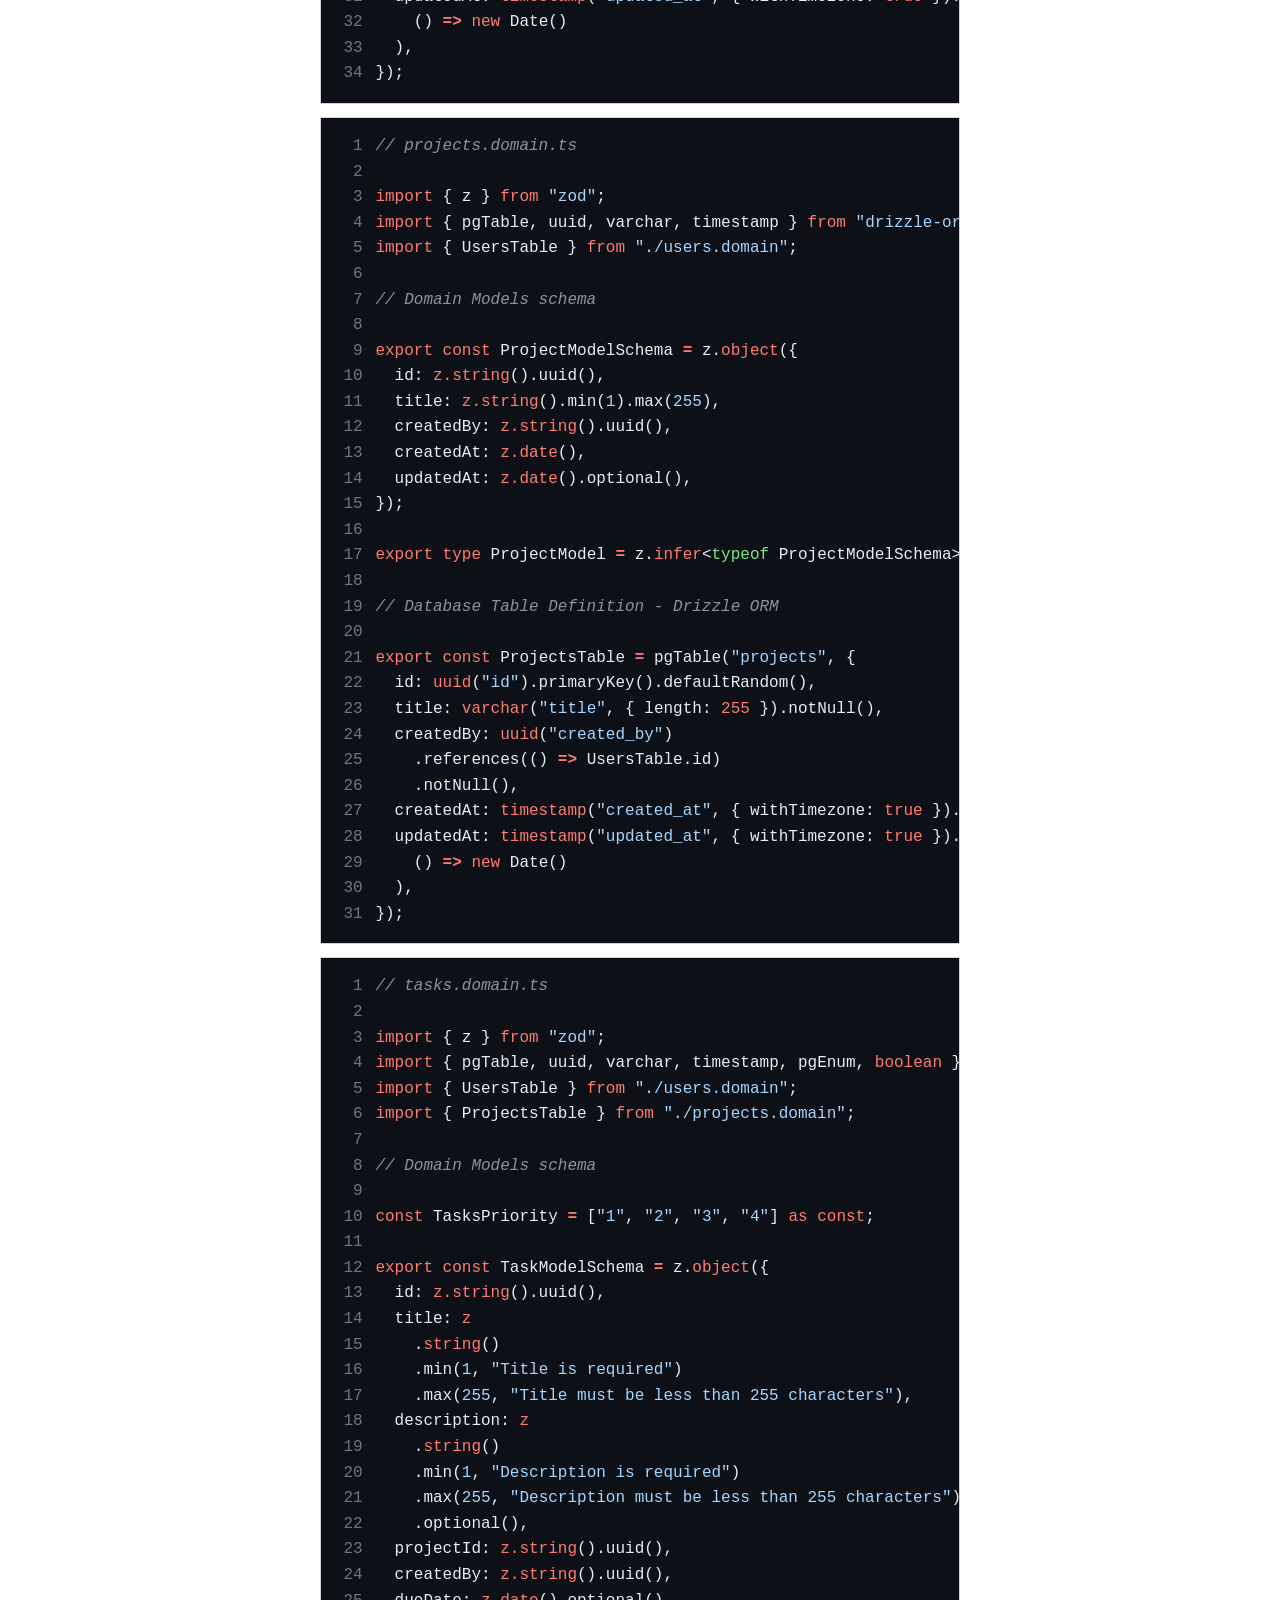
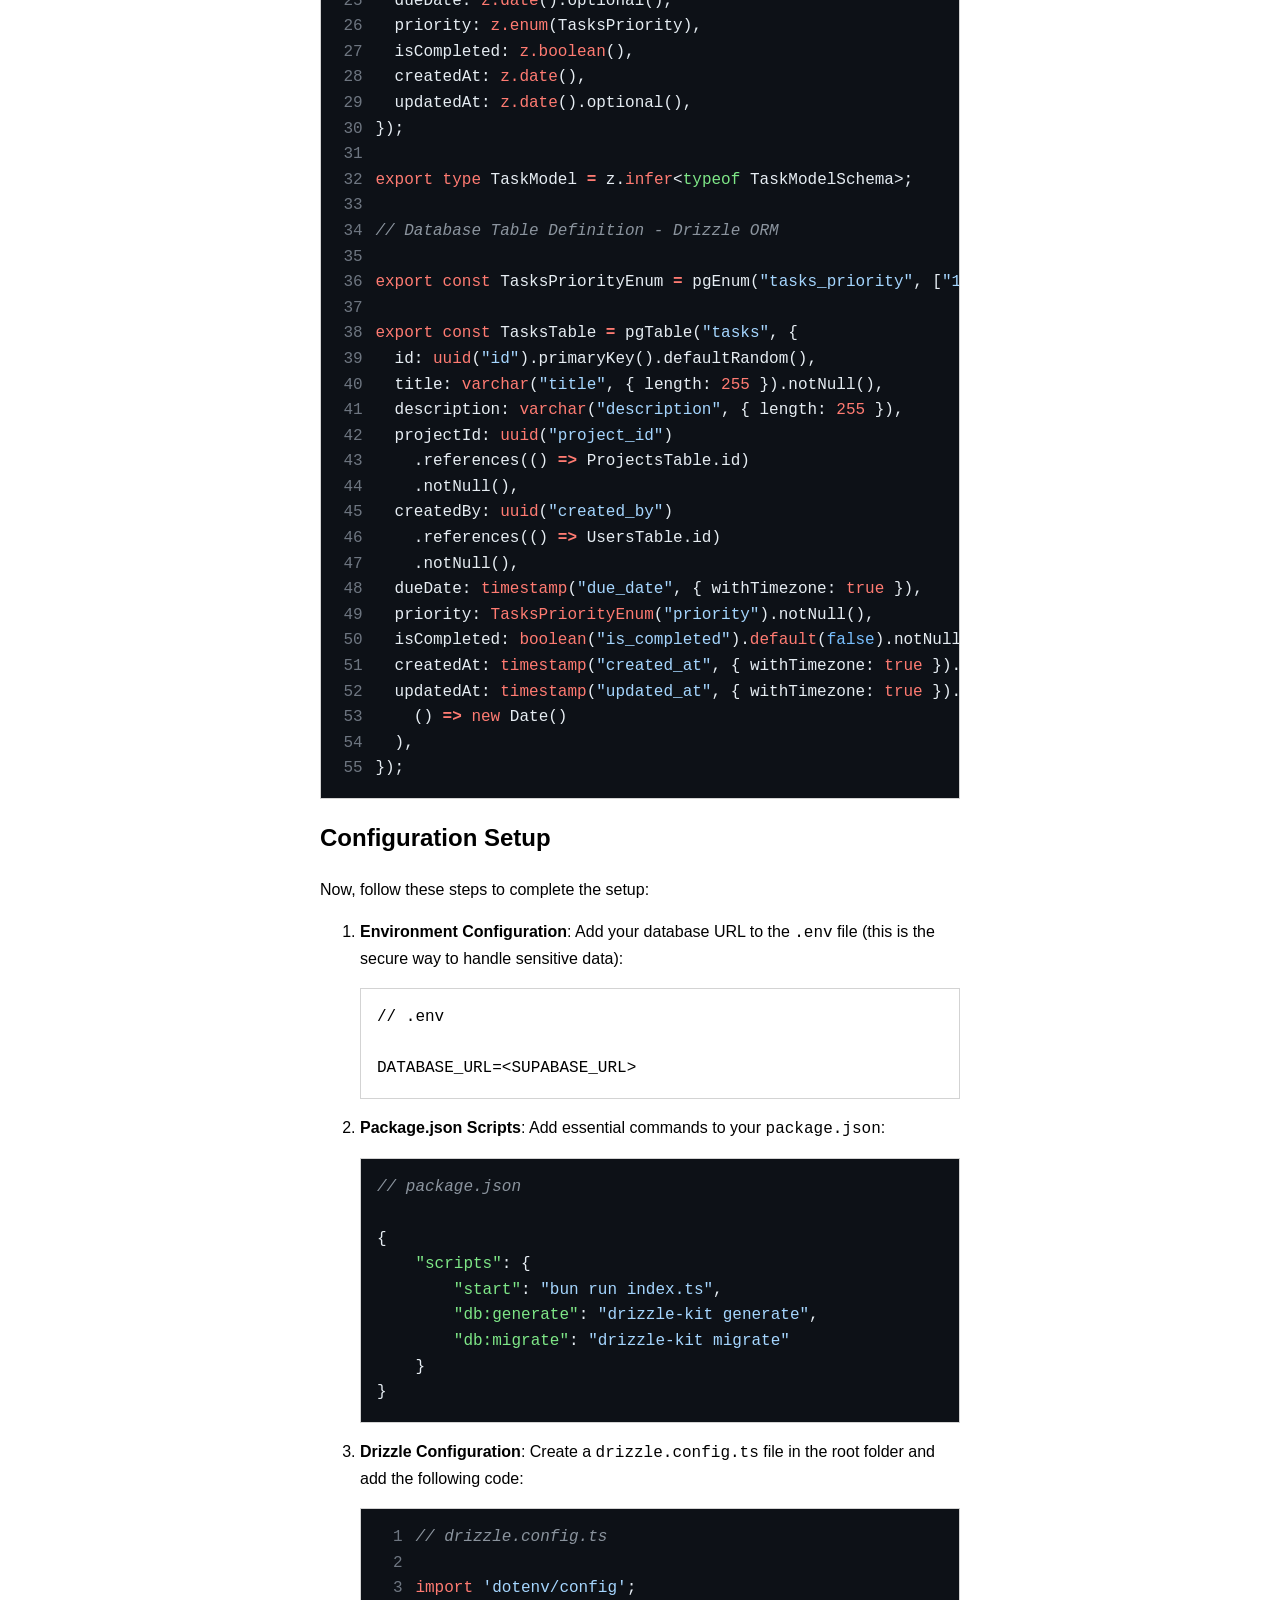
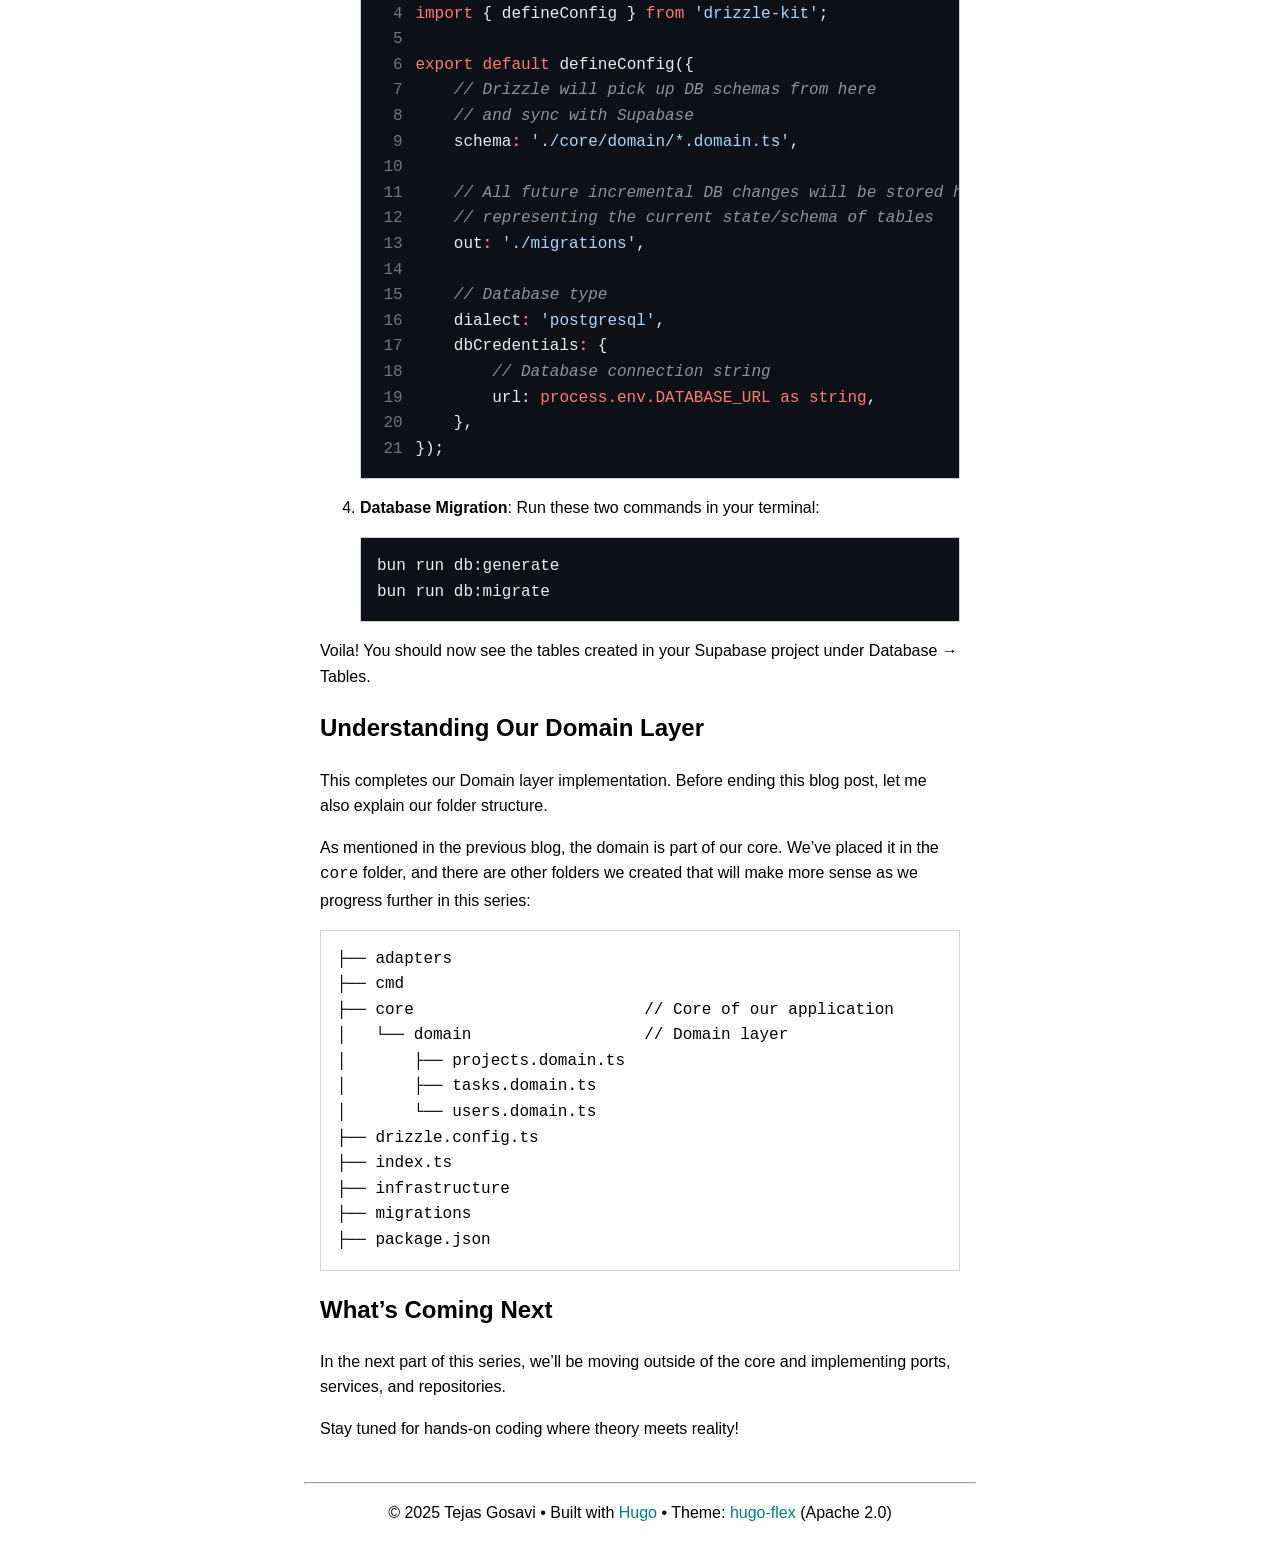
<file: blog/2025/anatomy-of-hexagonal-architecture-2/index.html>
<!doctype html><html lang=en-US><head><meta charset=utf-8><meta name=viewport content="width=device-width,initial-scale=1"><meta name=description content="Understanding Entities and Domain layer"><meta name=color-scheme content="light dark"><meta property="og:url" content="https://Tejas-Gosavi.github.io/blog/2025/anatomy-of-hexagonal-architecture-2/"><meta property="og:site_name" content="Tejas Gosavi"><meta property="og:title" content="Anatomy of Hexagonal Architecture - Part 2"><meta property="og:description" content="Understanding Entities and Domain layer"><meta property="og:locale" content="en_US"><meta property="og:type" content="article"><meta property="article:section" content="blog"><meta property="article:published_time" content="2025-07-03T00:00:00+00:00"><meta property="article:modified_time" content="2025-07-03T00:00:00+00:00"><meta property="og:image" content="https://Tejas-Gosavi.github.io/images/blog/hexagonal-architecture.png"><meta name=generator content="Hugo 0.145.0"><title>Anatomy of Hexagonal Architecture - Part 2 | Tejas Gosavi</title>
<link href=https://Tejas-Gosavi.github.io/blog/2025/anatomy-of-hexagonal-architecture-2/ rel=canonical><link href=/css/base.min.958ea906df12b29e78cd8be3fa4df2a19e33d37f82cf2330cc328d1d34ba087d.css rel=stylesheet integrity="sha256-lY6pBt8Ssp54zYvj+k3yoZ4z03+CzyMwzDKNHTS6CH0=" crossorigin=anonymous><link href=/css/syntax.min.065df42d2be658bb8e0720297aadf469355a5ffaf863b00e3cce0627dd106ca0.css rel=stylesheet integrity="sha256-Bl30LSvmWLuOByApeq30aTVaX/r4Y7AOPM4GJ90QbKA=" crossorigin=anonymous></head><body><nav class=u-background><div class=u-wrapper><ul class=Banner><li class="Banner-item Banner-item--title"><a class="Banner-link u-clickable" href=/>Tejas Gosavi</a></li><li class=Banner-item><a class="Banner-link u-clickable" href=/about/>About</a></li><li class=Banner-item><a class="Banner-link u-clickable" href=/experience/>Experience</a></li><li class=Banner-item><a class="Banner-link u-clickable" href=/blog/>Blog</a></li></ul></div></nav><main><div class=u-wrapper><div class=u-padding><header class=Heading><h1 class=Heading-title><a class="Heading-link u-clickable" href=/blog/2025/anatomy-of-hexagonal-architecture-2/ rel=bookmark>Anatomy of Hexagonal Architecture - Part 2</a></h1><time datetime=2025-07-03T00:00:00Z>July 3, 2025</time></header><p>As mentioned in the previous blog post, we&rsquo;ll now start with the actual implementation.</p><p>Just as the construction of a home starts with its foundation, we&rsquo;re going to begin by designing the base of our application - the Domain/Core layer by defining entities for our app.</p><p>To understand the entities of our app, we first need to understand the features of our application and what it does.</p><p>Todoist has many capabilities, but for learning purposes, we&rsquo;ll focus on just a few core features:</p><ul><li>A <strong>User</strong> owns many <strong>Projects</strong></li><li>A <strong>Project</strong> has many <strong>Tasks</strong></li><li>A <strong>User</strong> can create many <strong>Tasks</strong> under a <strong>Project</strong></li></ul><p>From these requirements, we can define the entities of our app:</p><ul><li>User</li><li>Project</li><li>Task</li></ul><p>Let&rsquo;s define the properties of these entities:</p><pre tabindex=0><code>User -
    id -&gt; UUID                       // Will act as userId
    name -&gt; string                   // name of user
    email -&gt; string                  // email of user
    createdAt -&gt; Date                // user creation date-time
    updatedAt -&gt; Date                // user updation date-time

Project -
    id -&gt; UUID                       // Will act as projectId          
    title -&gt; string                  // title of project
    color -&gt; string                  // color associated with that project, will act as identifier
    createdBy -&gt; UUID                // Creator of project
    createdAt -&gt; Date                // project creation date-time
    updatedAt -&gt; Date                // project updation date-time

Task -
    id -&gt; UUID                       // Will act as taskId
    title -&gt; string                  // title of task
    description -&gt; string            // description of task
    projectId -&gt; UUID                // projectId under which this task is created
    createdBy -&gt; UUID                // Owner/Creator of task
    dueDate -&gt; Date?                 // Optional property, due date by which this task should be completed
    priority -&gt; 1 | 2 | 3 | 4        // Priority of the task, lower number = higher priority
    isCompleted -&gt; boolean           // is given task completed or not
    createdAt -&gt; Date                // task creation date-time
    updatedAt -&gt; Date                // task updation date-time</code></pre><p>Great! Our entity definition is complete. Now we need to translate this logic into readable code.</p><p>Before we start coding, let&rsquo;s prepare our arsenal - tools, project initialization, folder structure, etc.</p><h2 id=tools><a class="Heading-link u-clickable" href=/blog/2025/anatomy-of-hexagonal-architecture-2/#tools>Tools</a></h2><ul><li><a class=Reference-link href=https://bun.sh/>Bun</a> - will be our runtime</li><li><a class=Reference-link href=https://supabase.com/>Supabase</a> - will be our database</li><li><a class=Reference-link href=https://orm.drizzle.team/>Drizzle</a> - will be our ORM (Object Relational Mapping) tool</li><li><a class=Reference-link href=https://zod.dev/>Zod</a> - will be our validator</li></ul><h2 id=project-setup><a class="Heading-link u-clickable" href=/blog/2025/anatomy-of-hexagonal-architecture-2/#project-setup>Project Setup</a></h2><p>Run the following commands to initialize the project and create the initial folder structure:</p><div class=highlight><pre tabindex=0 class=chroma><code class=language-bash data-lang=bash><span class=line><span class=cl><span class=c1># Create a blank project with bun having name mytodoist</span>
</span></span><span class=line><span class=cl>bun init mytodoist
</span></span><span class=line><span class=cl><span class=nb>cd</span> mytodoist
</span></span><span class=line><span class=cl>
</span></span><span class=line><span class=cl><span class=c1># create required files/folders</span>
</span></span><span class=line><span class=cl>touch .env
</span></span><span class=line><span class=cl>mkdir adapters cmd core infrastructure migrations
</span></span><span class=line><span class=cl>mkdir core/domain
</span></span><span class=line><span class=cl><span class=nb>cd</span> core/domain
</span></span><span class=line><span class=cl>touch users.domain.ts projects.domain.ts tasks.domain.ts
</span></span><span class=line><span class=cl>
</span></span><span class=line><span class=cl><span class=c1># Install initial packages</span>
</span></span><span class=line><span class=cl>bun add drizzle-orm postgres dotenv zod
</span></span><span class=line><span class=cl>bun add -D drizzle-kit tsx</span></span></code></pre></div><h2 id=domain-entity-implementation><a class="Heading-link u-clickable" href=/blog/2025/anatomy-of-hexagonal-architecture-2/#domain-entity-implementation>Domain Entity Implementation</a></h2><p>Now we&rsquo;ll define our domain entities:</p><div class=highlight><pre tabindex=0 class=chroma><code class=language-ts data-lang=ts><span class=line><span class=ln> 1</span><span class=cl><span class=c1>// users.domain.ts
</span></span></span><span class=line><span class=ln> 2</span><span class=cl><span class=c1></span>
</span></span><span class=line><span class=ln> 3</span><span class=cl><span class=kr>import</span> <span class=p>{</span> <span class=nx>pgTable</span><span class=p>,</span> <span class=nx>varchar</span><span class=p>,</span> <span class=nx>uuid</span><span class=p>,</span> <span class=nx>timestamp</span> <span class=p>}</span> <span class=kr>from</span> <span class=s2>&#34;drizzle-orm/pg-core&#34;</span><span class=p>;</span>
</span></span><span class=line><span class=ln> 4</span><span class=cl><span class=kr>import</span> <span class=nx>z</span> <span class=kr>from</span> <span class=s2>&#34;zod&#34;</span><span class=p>;</span>
</span></span><span class=line><span class=ln> 5</span><span class=cl>
</span></span><span class=line><span class=ln> 6</span><span class=cl><span class=c1>// Domain Model
</span></span></span><span class=line><span class=ln> 7</span><span class=cl><span class=c1></span>
</span></span><span class=line><span class=ln> 8</span><span class=cl><span class=kr>export</span> <span class=kr>const</span> <span class=nx>UserModelSchema</span> <span class=o>=</span> <span class=nx>z</span><span class=p>.</span><span class=kt>object</span><span class=p>({</span>
</span></span><span class=line><span class=ln> 9</span><span class=cl>  <span class=nx>id</span>: <span class=kt>z.string</span><span class=p>().</span><span class=nx>uuid</span><span class=p>(),</span>
</span></span><span class=line><span class=ln>10</span><span class=cl>  <span class=nx>name</span>: <span class=kt>z</span>
</span></span><span class=line><span class=ln>11</span><span class=cl>    <span class=p>.</span><span class=kt>string</span><span class=p>()</span>
</span></span><span class=line><span class=ln>12</span><span class=cl>    <span class=p>.</span><span class=nx>min</span><span class=p>(</span><span class=mi>1</span><span class=p>,</span> <span class=s2>&#34;Name is required&#34;</span><span class=p>)</span>
</span></span><span class=line><span class=ln>13</span><span class=cl>    <span class=p>.</span><span class=nx>max</span><span class=p>(</span><span class=mi>255</span><span class=p>,</span> <span class=s2>&#34;Name must be less than 255 characters&#34;</span><span class=p>),</span>
</span></span><span class=line><span class=ln>14</span><span class=cl>  <span class=nx>email</span>: <span class=kt>z</span>
</span></span><span class=line><span class=ln>15</span><span class=cl>    <span class=p>.</span><span class=kt>string</span><span class=p>()</span>
</span></span><span class=line><span class=ln>16</span><span class=cl>    <span class=p>.</span><span class=nx>email</span><span class=p>(</span><span class=s2>&#34;Invalid email format&#34;</span><span class=p>)</span>
</span></span><span class=line><span class=ln>17</span><span class=cl>    <span class=p>.</span><span class=nx>max</span><span class=p>(</span><span class=mi>255</span><span class=p>,</span> <span class=s2>&#34;Email must be less than 255 characters&#34;</span><span class=p>),</span>
</span></span><span class=line><span class=ln>18</span><span class=cl>  <span class=nx>createdAt</span>: <span class=kt>z.date</span><span class=p>(),</span>
</span></span><span class=line><span class=ln>19</span><span class=cl>  <span class=nx>updatedAt</span>: <span class=kt>z.date</span><span class=p>().</span><span class=nx>optional</span><span class=p>(),</span>
</span></span><span class=line><span class=ln>20</span><span class=cl><span class=p>});</span>
</span></span><span class=line><span class=ln>21</span><span class=cl>
</span></span><span class=line><span class=ln>22</span><span class=cl><span class=kr>export</span> <span class=kr>type</span> <span class=nx>UserModel</span> <span class=o>=</span> <span class=nx>z</span><span class=p>.</span><span class=k>infer</span><span class=p>&lt;</span><span class=nt>typeof</span> <span class=na>UserModelSchema</span><span class=p>&gt;;</span>
</span></span><span class=line><span class=ln>23</span><span class=cl>
</span></span><span class=line><span class=ln>24</span><span class=cl><span class=c1>// Database Table Definition
</span></span></span><span class=line><span class=ln>25</span><span class=cl><span class=c1></span>
</span></span><span class=line><span class=ln>26</span><span class=cl><span class=kr>export</span> <span class=kr>const</span> <span class=nx>UsersTable</span> <span class=o>=</span> <span class=nx>pgTable</span><span class=p>(</span><span class=s2>&#34;users&#34;</span><span class=p>,</span> <span class=p>{</span>
</span></span><span class=line><span class=ln>27</span><span class=cl>  <span class=nx>id</span>: <span class=kt>uuid</span><span class=p>(</span><span class=s2>&#34;id&#34;</span><span class=p>).</span><span class=nx>primaryKey</span><span class=p>().</span><span class=nx>defaultRandom</span><span class=p>(),</span>
</span></span><span class=line><span class=ln>28</span><span class=cl>  <span class=nx>name</span>: <span class=kt>varchar</span><span class=p>(</span><span class=s2>&#34;name&#34;</span><span class=p>,</span> <span class=p>{</span> <span class=nx>length</span>: <span class=kt>255</span> <span class=p>}).</span><span class=nx>notNull</span><span class=p>(),</span>
</span></span><span class=line><span class=ln>29</span><span class=cl>  <span class=nx>email</span>: <span class=kt>varchar</span><span class=p>(</span><span class=s2>&#34;email&#34;</span><span class=p>,</span> <span class=p>{</span> <span class=nx>length</span>: <span class=kt>255</span> <span class=p>}).</span><span class=nx>notNull</span><span class=p>().</span><span class=kt>unique</span><span class=p>(),</span>
</span></span><span class=line><span class=ln>30</span><span class=cl>  <span class=nx>createdAt</span>: <span class=kt>timestamp</span><span class=p>(</span><span class=s2>&#34;created_at&#34;</span><span class=p>).</span><span class=nx>defaultNow</span><span class=p>().</span><span class=nx>notNull</span><span class=p>(),</span>
</span></span><span class=line><span class=ln>31</span><span class=cl>  <span class=nx>updatedAt</span>: <span class=kt>timestamp</span><span class=p>(</span><span class=s2>&#34;updated_at&#34;</span><span class=p>,</span> <span class=p>{</span> <span class=nx>withTimezone</span>: <span class=kt>true</span> <span class=p>}).</span><span class=nx>$onUpdate</span><span class=p>(</span>
</span></span><span class=line><span class=ln>32</span><span class=cl>    <span class=p>()</span> <span class=o>=&gt;</span> <span class=k>new</span> <span class=nb>Date</span><span class=p>()</span>
</span></span><span class=line><span class=ln>33</span><span class=cl>  <span class=p>),</span>
</span></span><span class=line><span class=ln>34</span><span class=cl><span class=p>});</span></span></span></code></pre></div><div class=highlight><pre tabindex=0 class=chroma><code class=language-ts data-lang=ts><span class=line><span class=ln> 1</span><span class=cl><span class=c1>// projects.domain.ts
</span></span></span><span class=line><span class=ln> 2</span><span class=cl><span class=c1></span>
</span></span><span class=line><span class=ln> 3</span><span class=cl><span class=kr>import</span> <span class=p>{</span> <span class=nx>z</span> <span class=p>}</span> <span class=kr>from</span> <span class=s2>&#34;zod&#34;</span><span class=p>;</span>
</span></span><span class=line><span class=ln> 4</span><span class=cl><span class=kr>import</span> <span class=p>{</span> <span class=nx>pgTable</span><span class=p>,</span> <span class=nx>uuid</span><span class=p>,</span> <span class=nx>varchar</span><span class=p>,</span> <span class=nx>timestamp</span> <span class=p>}</span> <span class=kr>from</span> <span class=s2>&#34;drizzle-orm/pg-core&#34;</span><span class=p>;</span>
</span></span><span class=line><span class=ln> 5</span><span class=cl><span class=kr>import</span> <span class=p>{</span> <span class=nx>UsersTable</span> <span class=p>}</span> <span class=kr>from</span> <span class=s2>&#34;./users.domain&#34;</span><span class=p>;</span>
</span></span><span class=line><span class=ln> 6</span><span class=cl>
</span></span><span class=line><span class=ln> 7</span><span class=cl><span class=c1>// Domain Models schema
</span></span></span><span class=line><span class=ln> 8</span><span class=cl><span class=c1></span>
</span></span><span class=line><span class=ln> 9</span><span class=cl><span class=kr>export</span> <span class=kr>const</span> <span class=nx>ProjectModelSchema</span> <span class=o>=</span> <span class=nx>z</span><span class=p>.</span><span class=kt>object</span><span class=p>({</span>
</span></span><span class=line><span class=ln>10</span><span class=cl>  <span class=nx>id</span>: <span class=kt>z.string</span><span class=p>().</span><span class=nx>uuid</span><span class=p>(),</span>
</span></span><span class=line><span class=ln>11</span><span class=cl>  <span class=nx>title</span>: <span class=kt>z.string</span><span class=p>().</span><span class=nx>min</span><span class=p>(</span><span class=mi>1</span><span class=p>).</span><span class=nx>max</span><span class=p>(</span><span class=mi>255</span><span class=p>),</span>
</span></span><span class=line><span class=ln>12</span><span class=cl>  <span class=nx>createdBy</span>: <span class=kt>z.string</span><span class=p>().</span><span class=nx>uuid</span><span class=p>(),</span>
</span></span><span class=line><span class=ln>13</span><span class=cl>  <span class=nx>createdAt</span>: <span class=kt>z.date</span><span class=p>(),</span>
</span></span><span class=line><span class=ln>14</span><span class=cl>  <span class=nx>updatedAt</span>: <span class=kt>z.date</span><span class=p>().</span><span class=nx>optional</span><span class=p>(),</span>
</span></span><span class=line><span class=ln>15</span><span class=cl><span class=p>});</span>
</span></span><span class=line><span class=ln>16</span><span class=cl>
</span></span><span class=line><span class=ln>17</span><span class=cl><span class=kr>export</span> <span class=kr>type</span> <span class=nx>ProjectModel</span> <span class=o>=</span> <span class=nx>z</span><span class=p>.</span><span class=k>infer</span><span class=p>&lt;</span><span class=nt>typeof</span> <span class=na>ProjectModelSchema</span><span class=p>&gt;;</span>
</span></span><span class=line><span class=ln>18</span><span class=cl>
</span></span><span class=line><span class=ln>19</span><span class=cl><span class=c1>// Database Table Definition - Drizzle ORM
</span></span></span><span class=line><span class=ln>20</span><span class=cl><span class=c1></span>
</span></span><span class=line><span class=ln>21</span><span class=cl><span class=kr>export</span> <span class=kr>const</span> <span class=nx>ProjectsTable</span> <span class=o>=</span> <span class=nx>pgTable</span><span class=p>(</span><span class=s2>&#34;projects&#34;</span><span class=p>,</span> <span class=p>{</span>
</span></span><span class=line><span class=ln>22</span><span class=cl>  <span class=nx>id</span>: <span class=kt>uuid</span><span class=p>(</span><span class=s2>&#34;id&#34;</span><span class=p>).</span><span class=nx>primaryKey</span><span class=p>().</span><span class=nx>defaultRandom</span><span class=p>(),</span>
</span></span><span class=line><span class=ln>23</span><span class=cl>  <span class=nx>title</span>: <span class=kt>varchar</span><span class=p>(</span><span class=s2>&#34;title&#34;</span><span class=p>,</span> <span class=p>{</span> <span class=nx>length</span>: <span class=kt>255</span> <span class=p>}).</span><span class=nx>notNull</span><span class=p>(),</span>
</span></span><span class=line><span class=ln>24</span><span class=cl>  <span class=nx>createdBy</span>: <span class=kt>uuid</span><span class=p>(</span><span class=s2>&#34;created_by&#34;</span><span class=p>)</span>
</span></span><span class=line><span class=ln>25</span><span class=cl>    <span class=p>.</span><span class=nx>references</span><span class=p>(()</span> <span class=o>=&gt;</span> <span class=nx>UsersTable</span><span class=p>.</span><span class=nx>id</span><span class=p>)</span>
</span></span><span class=line><span class=ln>26</span><span class=cl>    <span class=p>.</span><span class=nx>notNull</span><span class=p>(),</span>
</span></span><span class=line><span class=ln>27</span><span class=cl>  <span class=nx>createdAt</span>: <span class=kt>timestamp</span><span class=p>(</span><span class=s2>&#34;created_at&#34;</span><span class=p>,</span> <span class=p>{</span> <span class=nx>withTimezone</span>: <span class=kt>true</span> <span class=p>}).</span><span class=nx>defaultNow</span><span class=p>(),</span>
</span></span><span class=line><span class=ln>28</span><span class=cl>  <span class=nx>updatedAt</span>: <span class=kt>timestamp</span><span class=p>(</span><span class=s2>&#34;updated_at&#34;</span><span class=p>,</span> <span class=p>{</span> <span class=nx>withTimezone</span>: <span class=kt>true</span> <span class=p>}).</span><span class=nx>$onUpdate</span><span class=p>(</span>
</span></span><span class=line><span class=ln>29</span><span class=cl>    <span class=p>()</span> <span class=o>=&gt;</span> <span class=k>new</span> <span class=nb>Date</span><span class=p>()</span>
</span></span><span class=line><span class=ln>30</span><span class=cl>  <span class=p>),</span>
</span></span><span class=line><span class=ln>31</span><span class=cl><span class=p>});</span></span></span></code></pre></div><div class=highlight><pre tabindex=0 class=chroma><code class=language-ts data-lang=ts><span class=line><span class=ln> 1</span><span class=cl><span class=c1>// tasks.domain.ts
</span></span></span><span class=line><span class=ln> 2</span><span class=cl><span class=c1></span>
</span></span><span class=line><span class=ln> 3</span><span class=cl><span class=kr>import</span> <span class=p>{</span> <span class=nx>z</span> <span class=p>}</span> <span class=kr>from</span> <span class=s2>&#34;zod&#34;</span><span class=p>;</span>
</span></span><span class=line><span class=ln> 4</span><span class=cl><span class=kr>import</span> <span class=p>{</span> <span class=nx>pgTable</span><span class=p>,</span> <span class=nx>uuid</span><span class=p>,</span> <span class=nx>varchar</span><span class=p>,</span> <span class=nx>timestamp</span><span class=p>,</span> <span class=nx>pgEnum</span><span class=p>,</span> <span class=kr>boolean</span> <span class=p>}</span> <span class=kr>from</span> <span class=s2>&#34;drizzle-orm/pg-core&#34;</span><span class=p>;</span>
</span></span><span class=line><span class=ln> 5</span><span class=cl><span class=kr>import</span> <span class=p>{</span> <span class=nx>UsersTable</span> <span class=p>}</span> <span class=kr>from</span> <span class=s2>&#34;./users.domain&#34;</span><span class=p>;</span>
</span></span><span class=line><span class=ln> 6</span><span class=cl><span class=kr>import</span> <span class=p>{</span> <span class=nx>ProjectsTable</span> <span class=p>}</span> <span class=kr>from</span> <span class=s2>&#34;./projects.domain&#34;</span><span class=p>;</span>
</span></span><span class=line><span class=ln> 7</span><span class=cl>
</span></span><span class=line><span class=ln> 8</span><span class=cl><span class=c1>// Domain Models schema
</span></span></span><span class=line><span class=ln> 9</span><span class=cl><span class=c1></span>
</span></span><span class=line><span class=ln>10</span><span class=cl><span class=kr>const</span> <span class=nx>TasksPriority</span> <span class=o>=</span> <span class=p>[</span><span class=s2>&#34;1&#34;</span><span class=p>,</span> <span class=s2>&#34;2&#34;</span><span class=p>,</span> <span class=s2>&#34;3&#34;</span><span class=p>,</span> <span class=s2>&#34;4&#34;</span><span class=p>]</span> <span class=kr>as</span> <span class=kr>const</span><span class=p>;</span>
</span></span><span class=line><span class=ln>11</span><span class=cl>
</span></span><span class=line><span class=ln>12</span><span class=cl><span class=kr>export</span> <span class=kr>const</span> <span class=nx>TaskModelSchema</span> <span class=o>=</span> <span class=nx>z</span><span class=p>.</span><span class=kt>object</span><span class=p>({</span>
</span></span><span class=line><span class=ln>13</span><span class=cl>  <span class=nx>id</span>: <span class=kt>z.string</span><span class=p>().</span><span class=nx>uuid</span><span class=p>(),</span>
</span></span><span class=line><span class=ln>14</span><span class=cl>  <span class=nx>title</span>: <span class=kt>z</span>
</span></span><span class=line><span class=ln>15</span><span class=cl>    <span class=p>.</span><span class=kt>string</span><span class=p>()</span>
</span></span><span class=line><span class=ln>16</span><span class=cl>    <span class=p>.</span><span class=nx>min</span><span class=p>(</span><span class=mi>1</span><span class=p>,</span> <span class=s2>&#34;Title is required&#34;</span><span class=p>)</span>
</span></span><span class=line><span class=ln>17</span><span class=cl>    <span class=p>.</span><span class=nx>max</span><span class=p>(</span><span class=mi>255</span><span class=p>,</span> <span class=s2>&#34;Title must be less than 255 characters&#34;</span><span class=p>),</span>
</span></span><span class=line><span class=ln>18</span><span class=cl>  <span class=nx>description</span>: <span class=kt>z</span>
</span></span><span class=line><span class=ln>19</span><span class=cl>    <span class=p>.</span><span class=kt>string</span><span class=p>()</span>
</span></span><span class=line><span class=ln>20</span><span class=cl>    <span class=p>.</span><span class=nx>min</span><span class=p>(</span><span class=mi>1</span><span class=p>,</span> <span class=s2>&#34;Description is required&#34;</span><span class=p>)</span>
</span></span><span class=line><span class=ln>21</span><span class=cl>    <span class=p>.</span><span class=nx>max</span><span class=p>(</span><span class=mi>255</span><span class=p>,</span> <span class=s2>&#34;Description must be less than 255 characters&#34;</span><span class=p>)</span>
</span></span><span class=line><span class=ln>22</span><span class=cl>    <span class=p>.</span><span class=nx>optional</span><span class=p>(),</span>
</span></span><span class=line><span class=ln>23</span><span class=cl>  <span class=nx>projectId</span>: <span class=kt>z.string</span><span class=p>().</span><span class=nx>uuid</span><span class=p>(),</span>
</span></span><span class=line><span class=ln>24</span><span class=cl>  <span class=nx>createdBy</span>: <span class=kt>z.string</span><span class=p>().</span><span class=nx>uuid</span><span class=p>(),</span>
</span></span><span class=line><span class=ln>25</span><span class=cl>  <span class=nx>dueDate</span>: <span class=kt>z.date</span><span class=p>().</span><span class=nx>optional</span><span class=p>(),</span>
</span></span><span class=line><span class=ln>26</span><span class=cl>  <span class=nx>priority</span>: <span class=kt>z.enum</span><span class=p>(</span><span class=nx>TasksPriority</span><span class=p>),</span>
</span></span><span class=line><span class=ln>27</span><span class=cl>  <span class=nx>isCompleted</span>: <span class=kt>z.boolean</span><span class=p>(),</span>
</span></span><span class=line><span class=ln>28</span><span class=cl>  <span class=nx>createdAt</span>: <span class=kt>z.date</span><span class=p>(),</span>
</span></span><span class=line><span class=ln>29</span><span class=cl>  <span class=nx>updatedAt</span>: <span class=kt>z.date</span><span class=p>().</span><span class=nx>optional</span><span class=p>(),</span>
</span></span><span class=line><span class=ln>30</span><span class=cl><span class=p>});</span>
</span></span><span class=line><span class=ln>31</span><span class=cl>
</span></span><span class=line><span class=ln>32</span><span class=cl><span class=kr>export</span> <span class=kr>type</span> <span class=nx>TaskModel</span> <span class=o>=</span> <span class=nx>z</span><span class=p>.</span><span class=k>infer</span><span class=p>&lt;</span><span class=nt>typeof</span> <span class=na>TaskModelSchema</span><span class=p>&gt;;</span>
</span></span><span class=line><span class=ln>33</span><span class=cl>
</span></span><span class=line><span class=ln>34</span><span class=cl><span class=c1>// Database Table Definition - Drizzle ORM
</span></span></span><span class=line><span class=ln>35</span><span class=cl><span class=c1></span>
</span></span><span class=line><span class=ln>36</span><span class=cl><span class=kr>export</span> <span class=kr>const</span> <span class=nx>TasksPriorityEnum</span> <span class=o>=</span> <span class=nx>pgEnum</span><span class=p>(</span><span class=s2>&#34;tasks_priority&#34;</span><span class=p>,</span> <span class=p>[</span><span class=s2>&#34;1&#34;</span><span class=p>,</span> <span class=s2>&#34;2&#34;</span><span class=p>,</span> <span class=s2>&#34;3&#34;</span><span class=p>,</span> <span class=s2>&#34;4&#34;</span><span class=p>]);</span>
</span></span><span class=line><span class=ln>37</span><span class=cl>
</span></span><span class=line><span class=ln>38</span><span class=cl><span class=kr>export</span> <span class=kr>const</span> <span class=nx>TasksTable</span> <span class=o>=</span> <span class=nx>pgTable</span><span class=p>(</span><span class=s2>&#34;tasks&#34;</span><span class=p>,</span> <span class=p>{</span>
</span></span><span class=line><span class=ln>39</span><span class=cl>  <span class=nx>id</span>: <span class=kt>uuid</span><span class=p>(</span><span class=s2>&#34;id&#34;</span><span class=p>).</span><span class=nx>primaryKey</span><span class=p>().</span><span class=nx>defaultRandom</span><span class=p>(),</span>
</span></span><span class=line><span class=ln>40</span><span class=cl>  <span class=nx>title</span>: <span class=kt>varchar</span><span class=p>(</span><span class=s2>&#34;title&#34;</span><span class=p>,</span> <span class=p>{</span> <span class=nx>length</span>: <span class=kt>255</span> <span class=p>}).</span><span class=nx>notNull</span><span class=p>(),</span>
</span></span><span class=line><span class=ln>41</span><span class=cl>  <span class=nx>description</span>: <span class=kt>varchar</span><span class=p>(</span><span class=s2>&#34;description&#34;</span><span class=p>,</span> <span class=p>{</span> <span class=nx>length</span>: <span class=kt>255</span> <span class=p>}),</span>
</span></span><span class=line><span class=ln>42</span><span class=cl>  <span class=nx>projectId</span>: <span class=kt>uuid</span><span class=p>(</span><span class=s2>&#34;project_id&#34;</span><span class=p>)</span>
</span></span><span class=line><span class=ln>43</span><span class=cl>    <span class=p>.</span><span class=nx>references</span><span class=p>(()</span> <span class=o>=&gt;</span> <span class=nx>ProjectsTable</span><span class=p>.</span><span class=nx>id</span><span class=p>)</span>
</span></span><span class=line><span class=ln>44</span><span class=cl>    <span class=p>.</span><span class=nx>notNull</span><span class=p>(),</span>
</span></span><span class=line><span class=ln>45</span><span class=cl>  <span class=nx>createdBy</span>: <span class=kt>uuid</span><span class=p>(</span><span class=s2>&#34;created_by&#34;</span><span class=p>)</span>
</span></span><span class=line><span class=ln>46</span><span class=cl>    <span class=p>.</span><span class=nx>references</span><span class=p>(()</span> <span class=o>=&gt;</span> <span class=nx>UsersTable</span><span class=p>.</span><span class=nx>id</span><span class=p>)</span>
</span></span><span class=line><span class=ln>47</span><span class=cl>    <span class=p>.</span><span class=nx>notNull</span><span class=p>(),</span>
</span></span><span class=line><span class=ln>48</span><span class=cl>  <span class=nx>dueDate</span>: <span class=kt>timestamp</span><span class=p>(</span><span class=s2>&#34;due_date&#34;</span><span class=p>,</span> <span class=p>{</span> <span class=nx>withTimezone</span>: <span class=kt>true</span> <span class=p>}),</span>
</span></span><span class=line><span class=ln>49</span><span class=cl>  <span class=nx>priority</span>: <span class=kt>TasksPriorityEnum</span><span class=p>(</span><span class=s2>&#34;priority&#34;</span><span class=p>).</span><span class=nx>notNull</span><span class=p>(),</span>
</span></span><span class=line><span class=ln>50</span><span class=cl>  <span class=nx>isCompleted</span>: <span class=kt>boolean</span><span class=p>(</span><span class=s2>&#34;is_completed&#34;</span><span class=p>).</span><span class=k>default</span><span class=p>(</span><span class=kc>false</span><span class=p>).</span><span class=nx>notNull</span><span class=p>(),</span>
</span></span><span class=line><span class=ln>51</span><span class=cl>  <span class=nx>createdAt</span>: <span class=kt>timestamp</span><span class=p>(</span><span class=s2>&#34;created_at&#34;</span><span class=p>,</span> <span class=p>{</span> <span class=nx>withTimezone</span>: <span class=kt>true</span> <span class=p>}).</span><span class=nx>defaultNow</span><span class=p>(),</span>
</span></span><span class=line><span class=ln>52</span><span class=cl>  <span class=nx>updatedAt</span>: <span class=kt>timestamp</span><span class=p>(</span><span class=s2>&#34;updated_at&#34;</span><span class=p>,</span> <span class=p>{</span> <span class=nx>withTimezone</span>: <span class=kt>true</span> <span class=p>}).</span><span class=nx>$onUpdate</span><span class=p>(</span>
</span></span><span class=line><span class=ln>53</span><span class=cl>    <span class=p>()</span> <span class=o>=&gt;</span> <span class=k>new</span> <span class=nb>Date</span><span class=p>()</span>
</span></span><span class=line><span class=ln>54</span><span class=cl>  <span class=p>),</span>
</span></span><span class=line><span class=ln>55</span><span class=cl><span class=p>});</span></span></span></code></pre></div><h2 id=configuration-setup><a class="Heading-link u-clickable" href=/blog/2025/anatomy-of-hexagonal-architecture-2/#configuration-setup>Configuration Setup</a></h2><p>Now, follow these steps to complete the setup:</p><ol><li><p><strong>Environment Configuration</strong>: Add your database URL to the <code>.env</code> file (this is the secure way to handle sensitive data):</p><pre tabindex=0><code>// .env

DATABASE_URL=&lt;SUPABASE_URL&gt;</code></pre></li><li><p><strong>Package.json Scripts</strong>: Add essential commands to your <code>package.json</code>:</p><div class=highlight><pre tabindex=0 class=chroma><code class=language-json data-lang=json><span class=line><span class=cl><span class=c1>// package.json
</span></span></span><span class=line><span class=cl><span class=c1></span>
</span></span><span class=line><span class=cl><span class=p>{</span>
</span></span><span class=line><span class=cl>    <span class=nt>&#34;scripts&#34;</span><span class=p>:</span> <span class=p>{</span>
</span></span><span class=line><span class=cl>        <span class=nt>&#34;start&#34;</span><span class=p>:</span> <span class=s2>&#34;bun run index.ts&#34;</span><span class=p>,</span>
</span></span><span class=line><span class=cl>        <span class=nt>&#34;db:generate&#34;</span><span class=p>:</span> <span class=s2>&#34;drizzle-kit generate&#34;</span><span class=p>,</span>
</span></span><span class=line><span class=cl>        <span class=nt>&#34;db:migrate&#34;</span><span class=p>:</span> <span class=s2>&#34;drizzle-kit migrate&#34;</span>
</span></span><span class=line><span class=cl>    <span class=p>}</span>
</span></span><span class=line><span class=cl><span class=p>}</span></span></span></code></pre></div></li><li><p><strong>Drizzle Configuration</strong>: Create a <code>drizzle.config.ts</code> file in the root folder and add the following code:</p><div class=highlight><pre tabindex=0 class=chroma><code class=language-ts data-lang=ts><span class=line><span class=ln> 1</span><span class=cl><span class=c1>// drizzle.config.ts
</span></span></span><span class=line><span class=ln> 2</span><span class=cl><span class=c1></span>
</span></span><span class=line><span class=ln> 3</span><span class=cl><span class=kr>import</span> <span class=s1>&#39;dotenv/config&#39;</span><span class=p>;</span>
</span></span><span class=line><span class=ln> 4</span><span class=cl><span class=kr>import</span> <span class=p>{</span> <span class=nx>defineConfig</span> <span class=p>}</span> <span class=kr>from</span> <span class=s1>&#39;drizzle-kit&#39;</span><span class=p>;</span>
</span></span><span class=line><span class=ln> 5</span><span class=cl>
</span></span><span class=line><span class=ln> 6</span><span class=cl><span class=kr>export</span> <span class=k>default</span> <span class=nx>defineConfig</span><span class=p>({</span>
</span></span><span class=line><span class=ln> 7</span><span class=cl>    <span class=c1>// Drizzle will pick up DB schemas from here
</span></span></span><span class=line><span class=ln> 8</span><span class=cl><span class=c1></span>    <span class=c1>// and sync with Supabase
</span></span></span><span class=line><span class=ln> 9</span><span class=cl><span class=c1></span>    <span class=nx>schema</span><span class=o>:</span> <span class=s1>&#39;./core/domain/*.domain.ts&#39;</span><span class=p>,</span>
</span></span><span class=line><span class=ln>10</span><span class=cl>
</span></span><span class=line><span class=ln>11</span><span class=cl>    <span class=c1>// All future incremental DB changes will be stored here
</span></span></span><span class=line><span class=ln>12</span><span class=cl><span class=c1></span>    <span class=c1>// representing the current state/schema of tables
</span></span></span><span class=line><span class=ln>13</span><span class=cl><span class=c1></span>    <span class=nx>out</span><span class=o>:</span> <span class=s1>&#39;./migrations&#39;</span><span class=p>,</span>
</span></span><span class=line><span class=ln>14</span><span class=cl>
</span></span><span class=line><span class=ln>15</span><span class=cl>    <span class=c1>// Database type
</span></span></span><span class=line><span class=ln>16</span><span class=cl><span class=c1></span>    <span class=nx>dialect</span><span class=o>:</span> <span class=s1>&#39;postgresql&#39;</span><span class=p>,</span>
</span></span><span class=line><span class=ln>17</span><span class=cl>    <span class=nx>dbCredentials</span><span class=o>:</span> <span class=p>{</span>
</span></span><span class=line><span class=ln>18</span><span class=cl>        <span class=c1>// Database connection string
</span></span></span><span class=line><span class=ln>19</span><span class=cl><span class=c1></span>        <span class=nx>url</span>: <span class=kt>process.env.DATABASE_URL</span> <span class=kr>as</span> <span class=kt>string</span><span class=p>,</span>
</span></span><span class=line><span class=ln>20</span><span class=cl>    <span class=p>},</span>
</span></span><span class=line><span class=ln>21</span><span class=cl><span class=p>});</span></span></span></code></pre></div></li><li><p><strong>Database Migration</strong>: Run these two commands in your terminal:</p><div class=highlight><pre tabindex=0 class=chroma><code class=language-bash data-lang=bash><span class=line><span class=cl>bun run db:generate
</span></span><span class=line><span class=cl>bun run db:migrate</span></span></code></pre></div></li></ol><p>Voila! You should now see the tables created in your Supabase project under Database → Tables.</p><h2 id=understanding-our-domain-layer><a class="Heading-link u-clickable" href=/blog/2025/anatomy-of-hexagonal-architecture-2/#understanding-our-domain-layer>Understanding Our Domain Layer</a></h2><p>This completes our Domain layer implementation. Before ending this blog post, let me also explain our folder structure.</p><p>As mentioned in the previous blog, the domain is part of our core. We&rsquo;ve placed it in the <code>core</code> folder, and there are other folders we created that will make more sense as we progress further in this series:</p><pre tabindex=0><code>├── adapters
├── cmd
├── core                        // Core of our application
│   └── domain                  // Domain layer
│       ├── projects.domain.ts
│       ├── tasks.domain.ts
│       └── users.domain.ts
├── drizzle.config.ts
├── index.ts
├── infrastructure
├── migrations
├── package.json</code></pre><h2 id=whats-coming-next><a class="Heading-link u-clickable" href=/blog/2025/anatomy-of-hexagonal-architecture-2/#whats-coming-next>What&rsquo;s Coming Next</a></h2><p>In the next part of this series, we&rsquo;ll be moving outside of the core and implementing ports, services, and repositories.</p><p>Stay tuned for hands-on coding where theory meets reality!</p></div></div></main><footer class=Footer><div class=u-wrapper><hr><p class="u-padding u-noboosting">© 2025 Tejas Gosavi • Built with <a href=https://gohugo.io target=_blank rel=noopener>Hugo</a> •
Theme: <a href=https://github.com/de-souza/hugo-flex target=_blank rel=noopener>hugo-flex</a> (Apache 2.0)</p></div></footer></body></html>
</file>
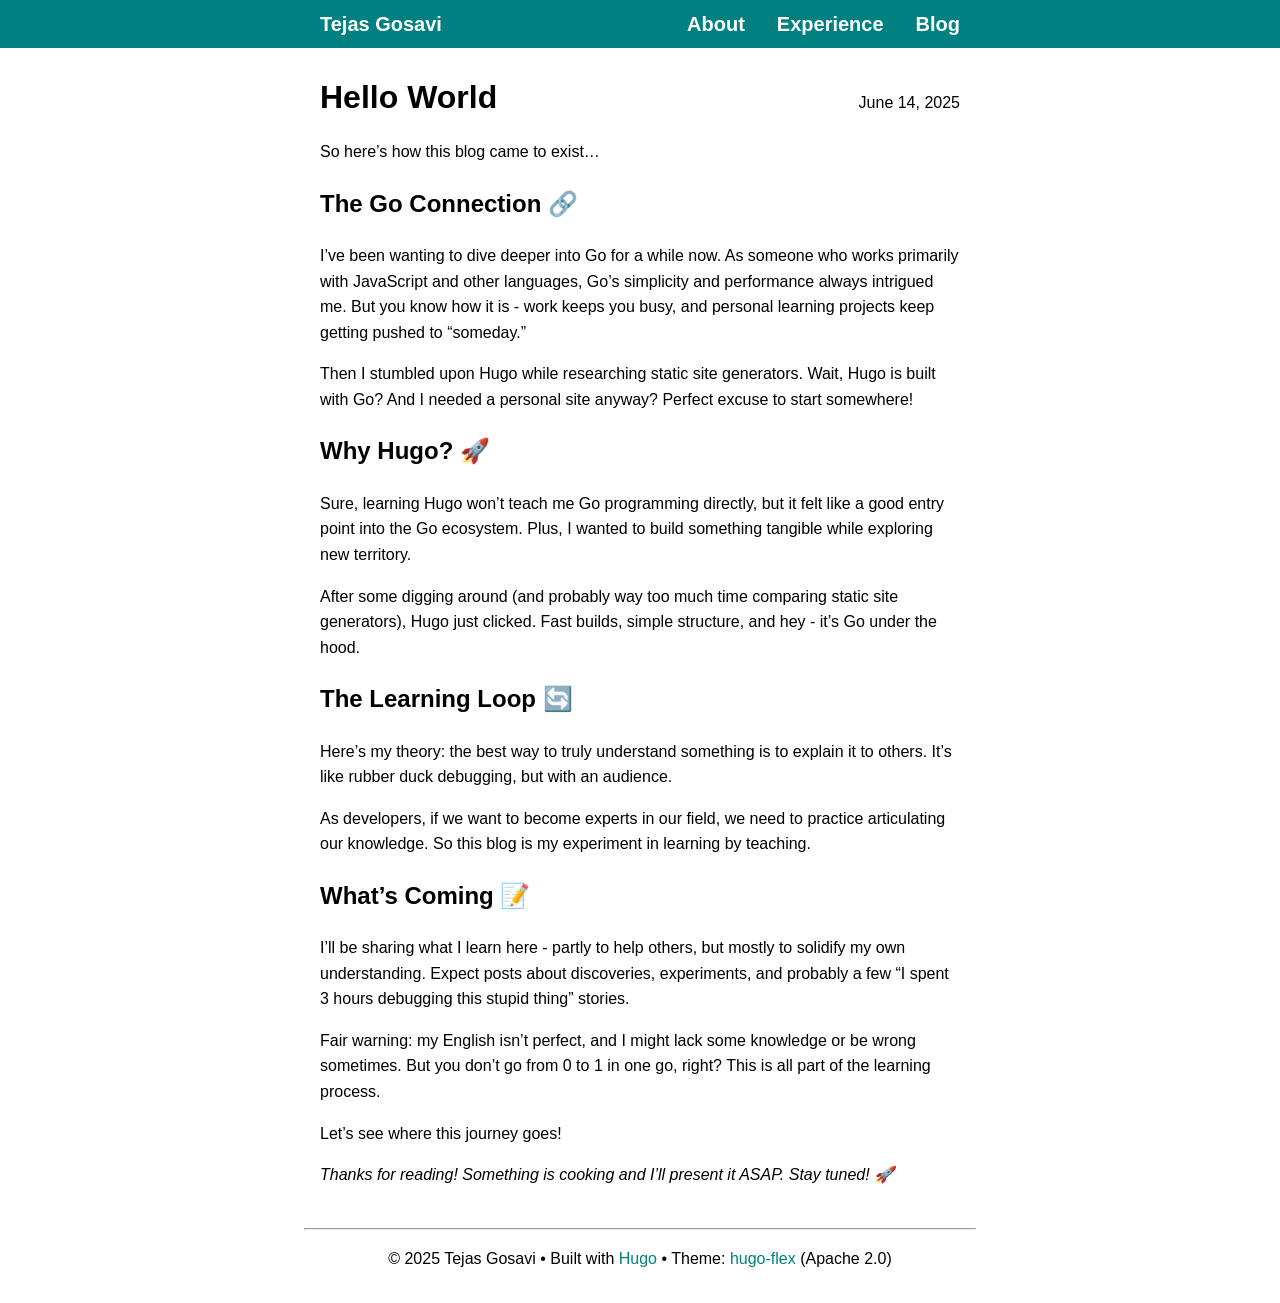
<file: blog/2025/my-first-blog-post/index.html>
<!doctype html><html lang=en-US><head><meta charset=utf-8><meta name=viewport content="width=device-width,initial-scale=1"><meta name=description content="My first blog post - how curiosity about Go led me to Hugo and this blog"><meta name=color-scheme content="light dark"><meta property="og:url" content="https://Tejas-Gosavi.github.io/blog/2025/my-first-blog-post/"><meta property="og:site_name" content="Tejas Gosavi"><meta property="og:title" content="Hello World"><meta property="og:description" content="My first blog post - how curiosity about Go led me to Hugo and this blog"><meta property="og:locale" content="en_US"><meta property="og:type" content="article"><meta property="article:section" content="blog"><meta property="article:published_time" content="2025-06-14T00:00:00+00:00"><meta property="article:modified_time" content="2025-06-14T00:00:00+00:00"><meta name=generator content="Hugo 0.145.0"><title>Hello World | Tejas Gosavi</title>
<link href=https://Tejas-Gosavi.github.io/blog/2025/my-first-blog-post/ rel=canonical><link href=/css/base.min.958ea906df12b29e78cd8be3fa4df2a19e33d37f82cf2330cc328d1d34ba087d.css rel=stylesheet integrity="sha256-lY6pBt8Ssp54zYvj+k3yoZ4z03+CzyMwzDKNHTS6CH0=" crossorigin=anonymous></head><body><nav class=u-background><div class=u-wrapper><ul class=Banner><li class="Banner-item Banner-item--title"><a class="Banner-link u-clickable" href=/>Tejas Gosavi</a></li><li class=Banner-item><a class="Banner-link u-clickable" href=/about/>About</a></li><li class=Banner-item><a class="Banner-link u-clickable" href=/experience/>Experience</a></li><li class=Banner-item><a class="Banner-link u-clickable" href=/blog/>Blog</a></li></ul></div></nav><main><div class=u-wrapper><div class=u-padding><header class=Heading><h1 class=Heading-title><a class="Heading-link u-clickable" href=/blog/2025/my-first-blog-post/ rel=bookmark>Hello World</a></h1><time datetime=2025-06-14T00:00:00Z>June 14, 2025</time></header><p>So here&rsquo;s how this blog came to exist&mldr;</p><h2 id=the-go-connection-link><a class="Heading-link u-clickable" href=/blog/2025/my-first-blog-post/#the-go-connection-link>The Go Connection &#x1f517;</a></h2><p>I&rsquo;ve been wanting to dive deeper into Go for a while now. As someone who works primarily with JavaScript and other languages, Go&rsquo;s simplicity and performance always intrigued me. But you know how it is - work keeps you busy, and personal learning projects keep getting pushed to &ldquo;someday.&rdquo;</p><p>Then I stumbled upon Hugo while researching static site generators. Wait, Hugo is built with Go? And I needed a personal site anyway? Perfect excuse to start somewhere!</p><h2 id=why-hugo-rocket><a class="Heading-link u-clickable" href=/blog/2025/my-first-blog-post/#why-hugo-rocket>Why Hugo? &#x1f680;</a></h2><p>Sure, learning Hugo won&rsquo;t teach me Go programming directly, but it felt like a good entry point into the Go ecosystem. Plus, I wanted to build something tangible while exploring new territory.</p><p>After some digging around (and probably way too much time comparing static site generators), Hugo just clicked. Fast builds, simple structure, and hey - it&rsquo;s Go under the hood.</p><h2 id=the-learning-loop-arrows_counterclockwise><a class="Heading-link u-clickable" href=/blog/2025/my-first-blog-post/#the-learning-loop-arrows_counterclockwise>The Learning Loop &#x1f504;</a></h2><p>Here&rsquo;s my theory: the best way to truly understand something is to explain it to others. It&rsquo;s like rubber duck debugging, but with an audience.</p><p>As developers, if we want to become experts in our field, we need to practice articulating our knowledge. So this blog is my experiment in learning by teaching.</p><h2 id=whats-coming-memo><a class="Heading-link u-clickable" href=/blog/2025/my-first-blog-post/#whats-coming-memo>What&rsquo;s Coming &#x1f4dd;</a></h2><p>I&rsquo;ll be sharing what I learn here - partly to help others, but mostly to solidify my own understanding. Expect posts about discoveries, experiments, and probably a few &ldquo;I spent 3 hours debugging this stupid thing&rdquo; stories.</p><p>Fair warning: my English isn&rsquo;t perfect, and I might lack some knowledge or be wrong sometimes. But you don&rsquo;t go from 0 to 1 in one go, right? This is all part of the learning process.</p><p>Let&rsquo;s see where this journey goes!</p><p><em>Thanks for reading! Something is cooking and I&rsquo;ll present it ASAP. Stay tuned! &#x1f680;</em></p></div></div></main><footer class=Footer><div class=u-wrapper><hr><p class="u-padding u-noboosting">© 2025 Tejas Gosavi • Built with <a href=https://gohugo.io target=_blank rel=noopener>Hugo</a> •
Theme: <a href=https://github.com/de-souza/hugo-flex target=_blank rel=noopener>hugo-flex</a> (Apache 2.0)</p></div></footer></body></html>
</file>
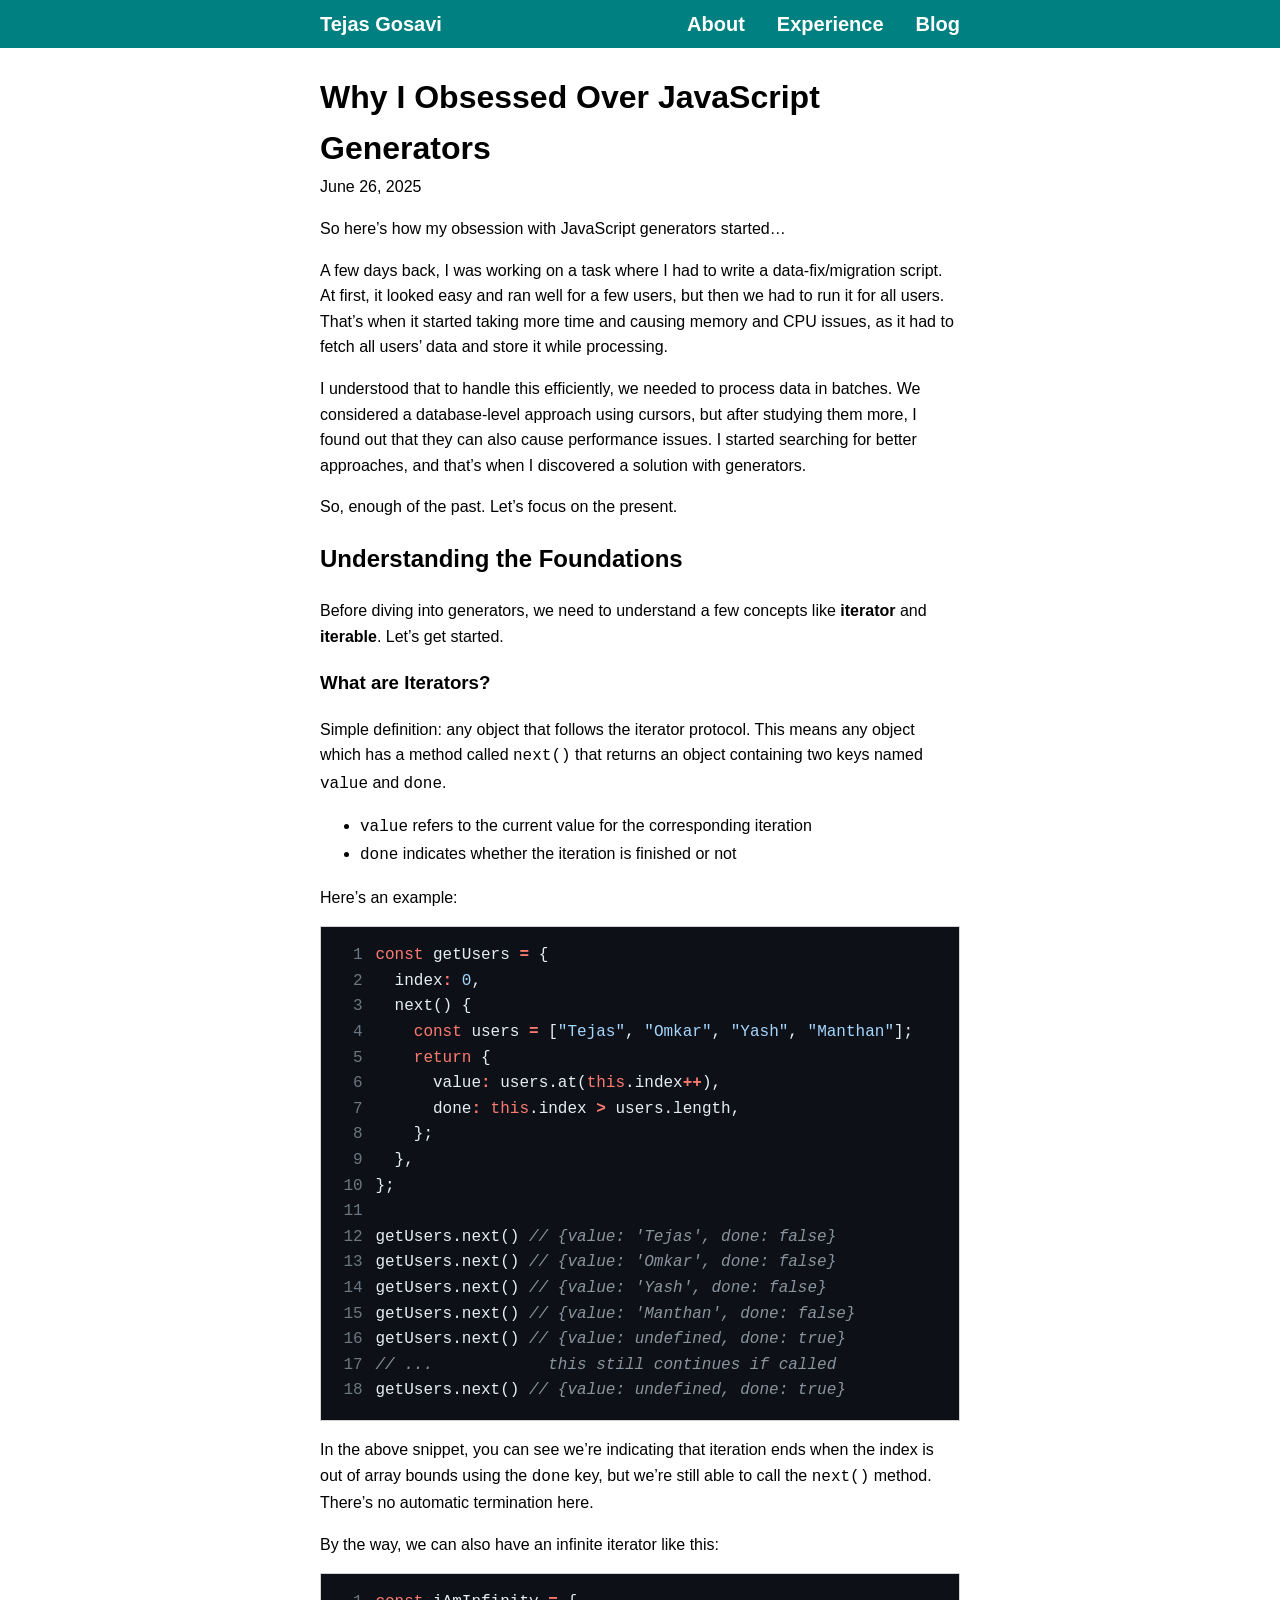
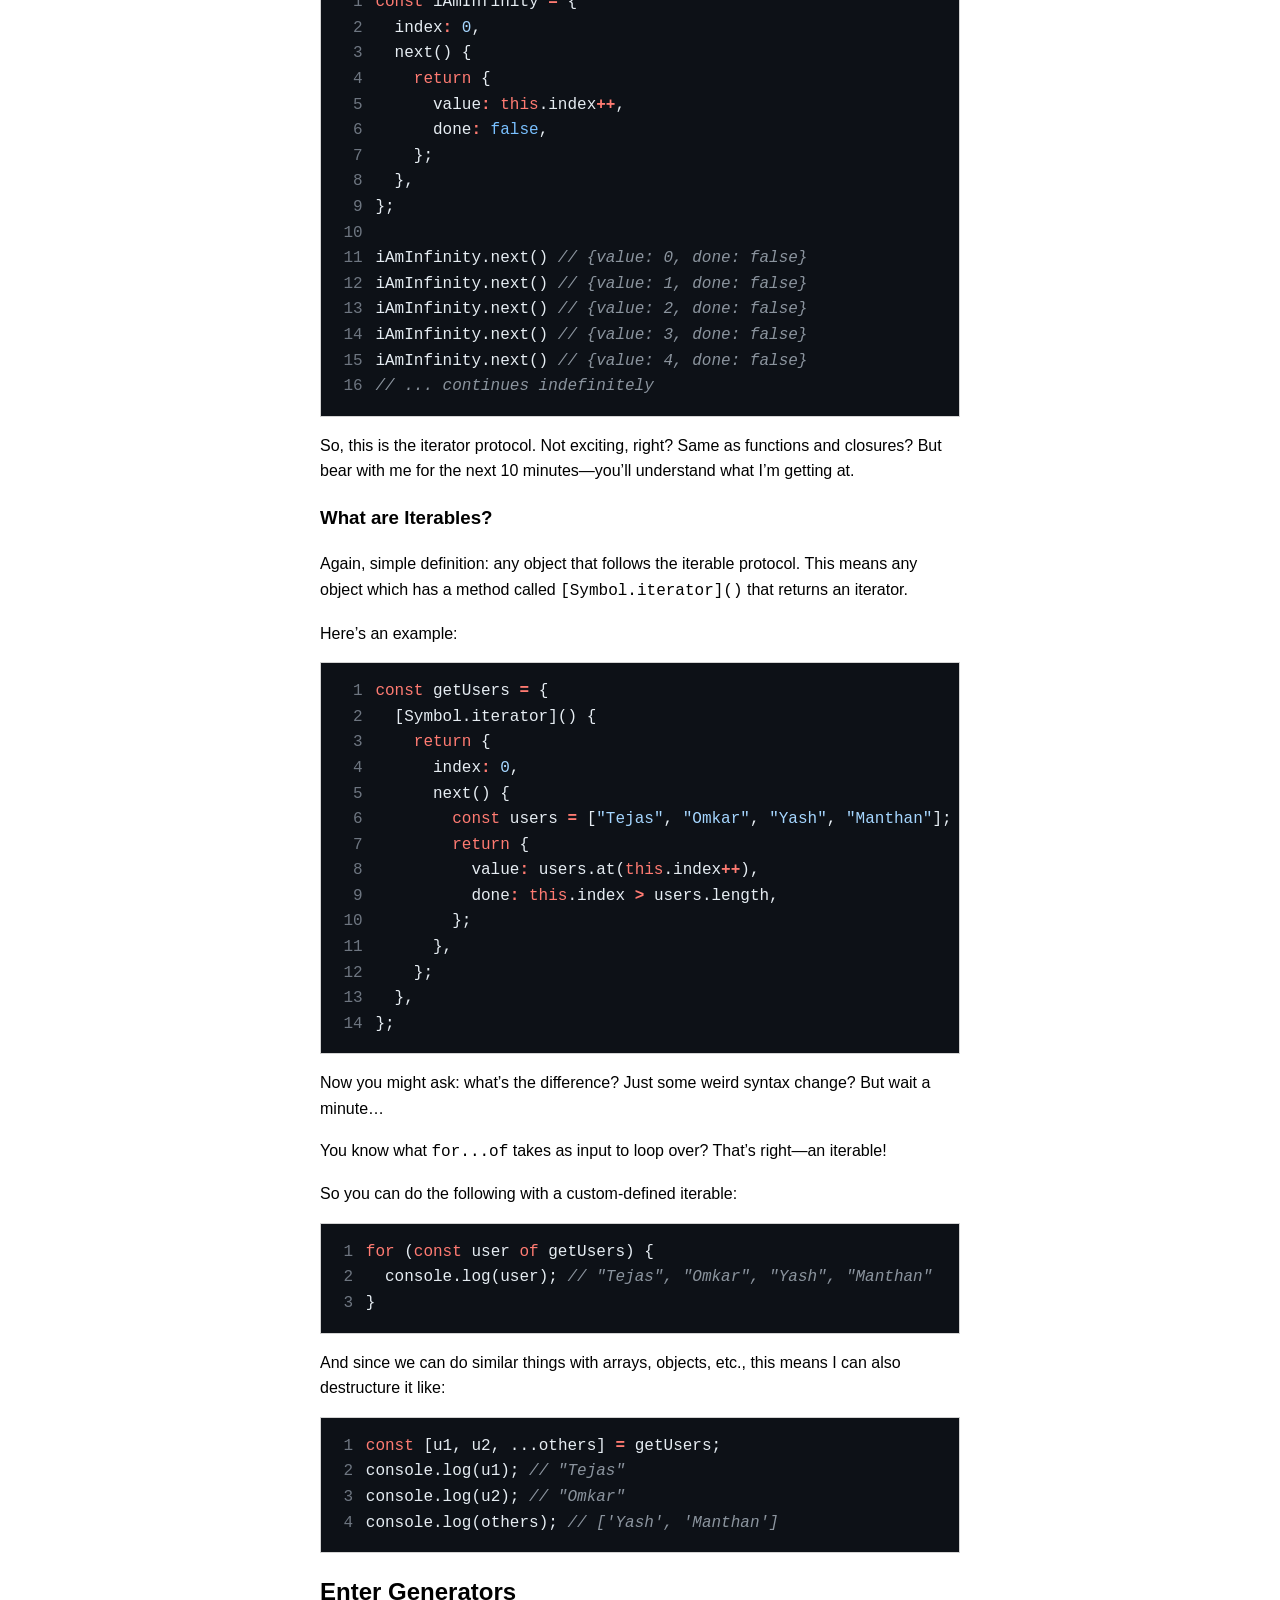
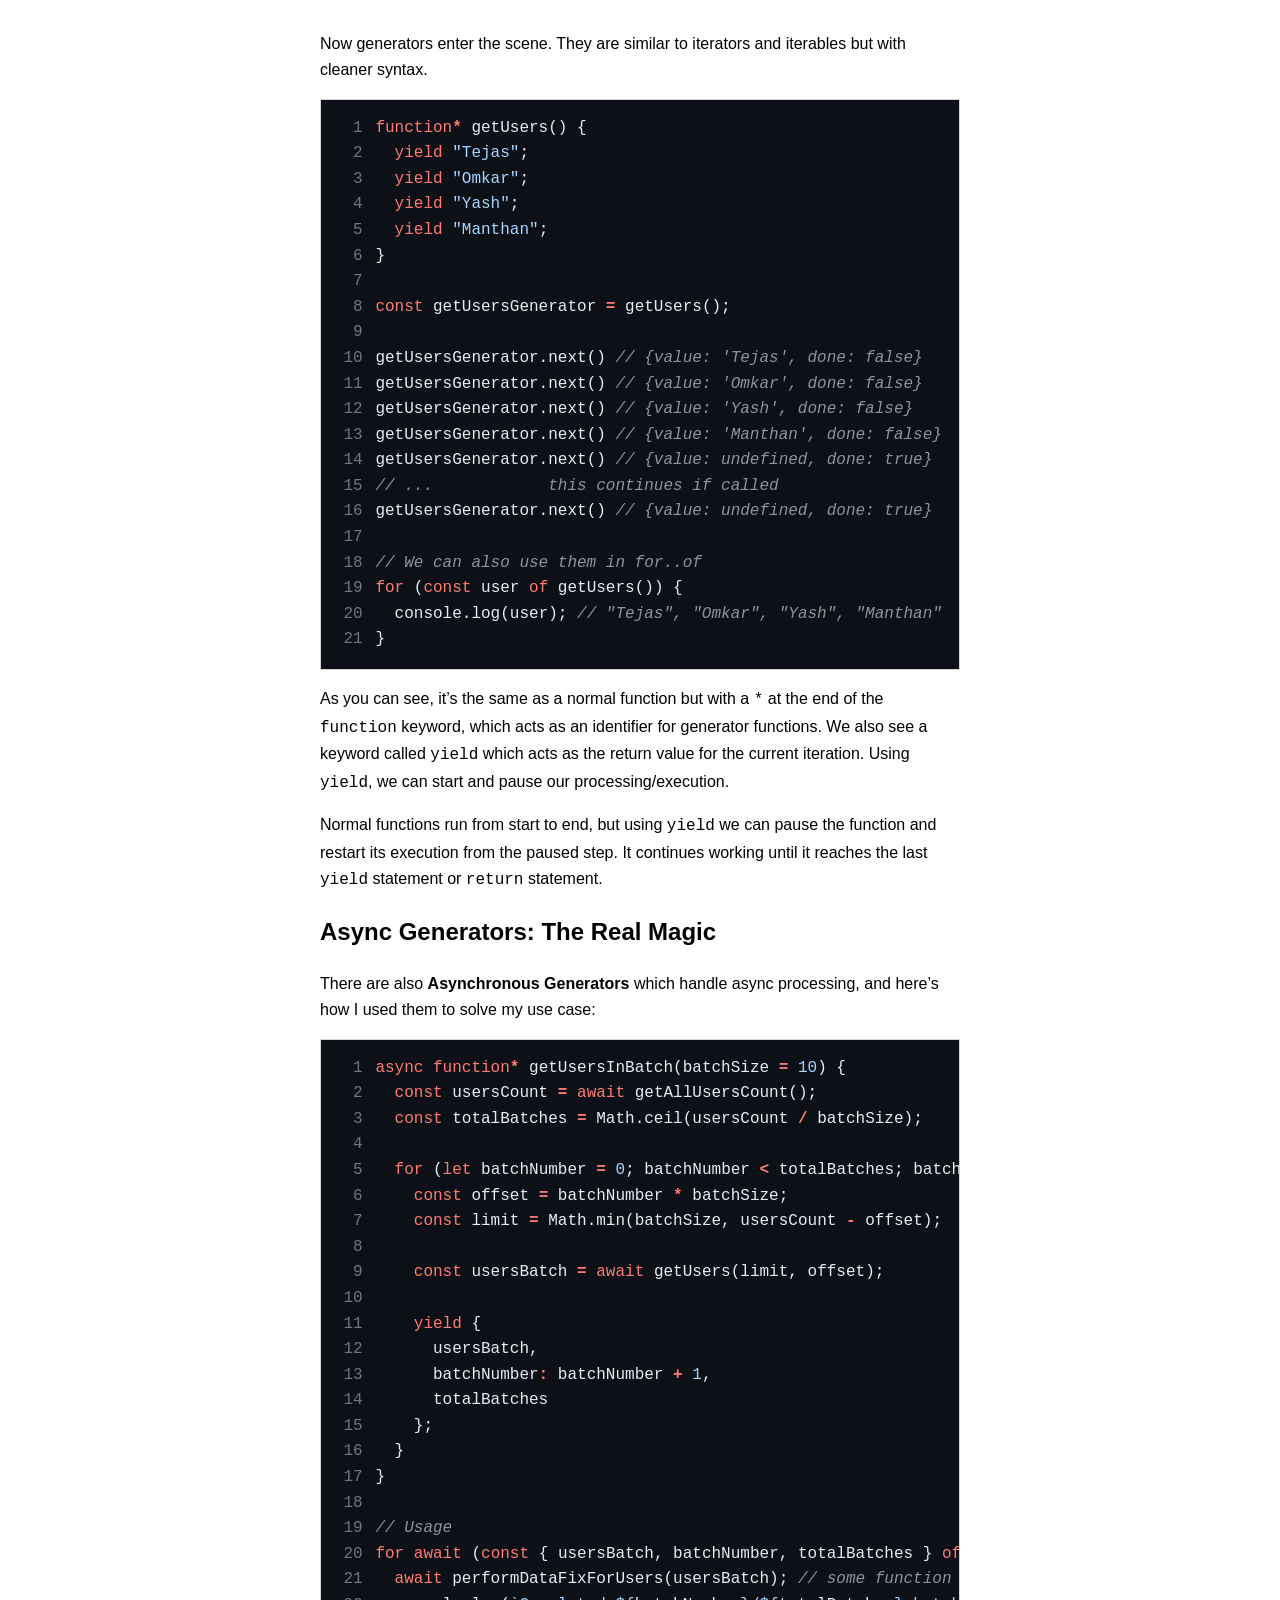
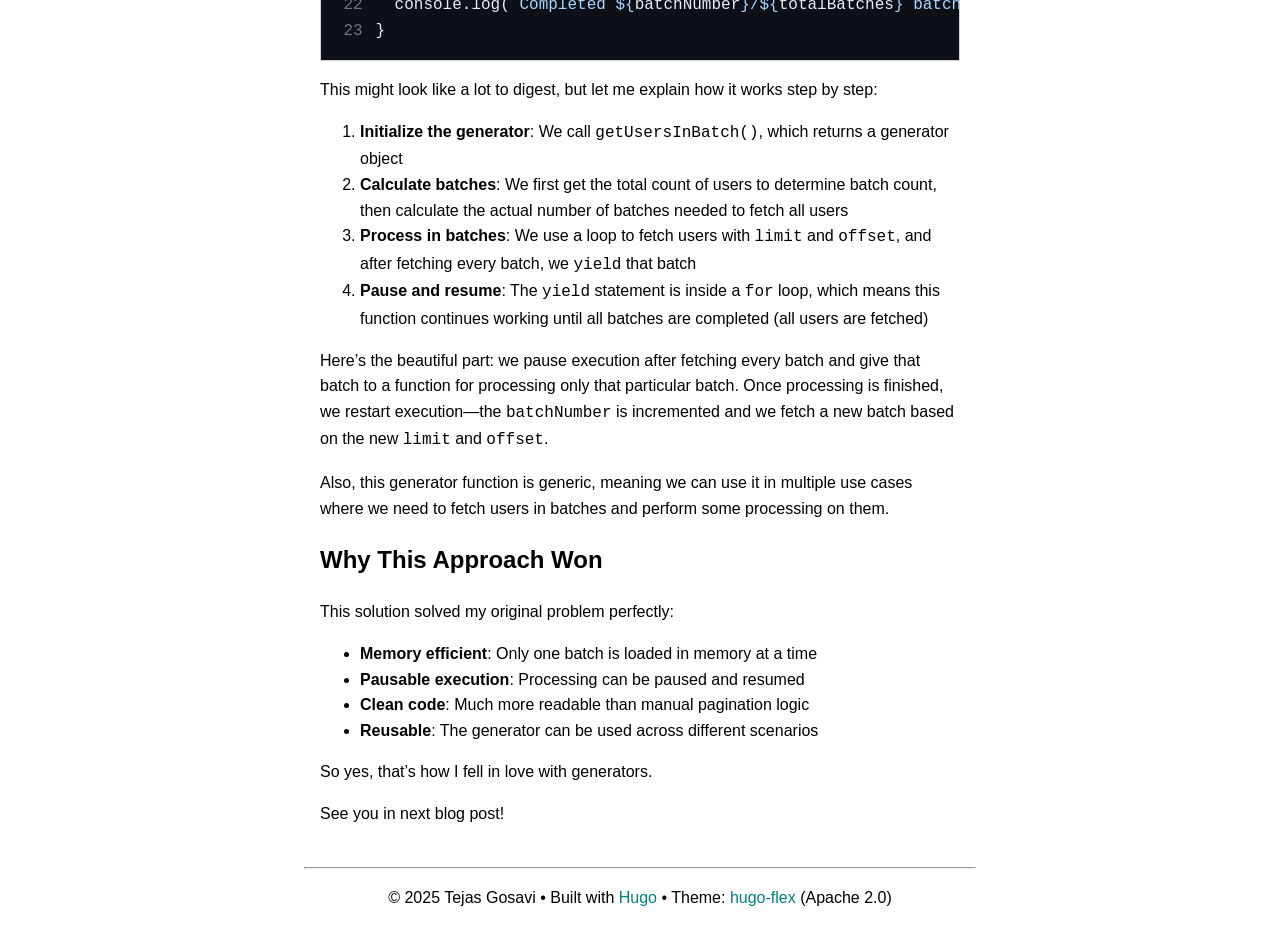
<file: blog/2025/why-i-obsessed-over-js-generators/index.html>
<!doctype html><html lang=en-US><head><meta charset=utf-8><meta name=viewport content="width=device-width,initial-scale=1"><meta name=description content="My journey discovering how JavaScript generators changed the way I write cleaner, more efficient code"><meta name=color-scheme content="light dark"><meta property="og:url" content="https://Tejas-Gosavi.github.io/blog/2025/why-i-obsessed-over-js-generators/"><meta property="og:site_name" content="Tejas Gosavi"><meta property="og:title" content="Why I Obsessed Over JavaScript Generators"><meta property="og:description" content="My journey discovering how JavaScript generators changed the way I write cleaner, more efficient code"><meta property="og:locale" content="en_US"><meta property="og:type" content="article"><meta property="article:section" content="blog"><meta property="article:published_time" content="2025-06-26T00:00:00+00:00"><meta property="article:modified_time" content="2025-06-26T00:00:00+00:00"><meta name=generator content="Hugo 0.145.0"><title>Why I Obsessed Over JavaScript Generators | Tejas Gosavi</title>
<link href=https://Tejas-Gosavi.github.io/blog/2025/why-i-obsessed-over-js-generators/ rel=canonical><link href=/css/base.min.958ea906df12b29e78cd8be3fa4df2a19e33d37f82cf2330cc328d1d34ba087d.css rel=stylesheet integrity="sha256-lY6pBt8Ssp54zYvj+k3yoZ4z03+CzyMwzDKNHTS6CH0=" crossorigin=anonymous><link href=/css/syntax.min.065df42d2be658bb8e0720297aadf469355a5ffaf863b00e3cce0627dd106ca0.css rel=stylesheet integrity="sha256-Bl30LSvmWLuOByApeq30aTVaX/r4Y7AOPM4GJ90QbKA=" crossorigin=anonymous></head><body><nav class=u-background><div class=u-wrapper><ul class=Banner><li class="Banner-item Banner-item--title"><a class="Banner-link u-clickable" href=/>Tejas Gosavi</a></li><li class=Banner-item><a class="Banner-link u-clickable" href=/about/>About</a></li><li class=Banner-item><a class="Banner-link u-clickable" href=/experience/>Experience</a></li><li class=Banner-item><a class="Banner-link u-clickable" href=/blog/>Blog</a></li></ul></div></nav><main><div class=u-wrapper><div class=u-padding><header class=Heading><h1 class=Heading-title><a class="Heading-link u-clickable" href=/blog/2025/why-i-obsessed-over-js-generators/ rel=bookmark>Why I Obsessed Over JavaScript Generators</a></h1><time datetime=2025-06-26T00:00:00Z>June 26, 2025</time></header><p>So here&rsquo;s how my obsession with JavaScript generators started&mldr;</p><p>A few days back, I was working on a task where I had to write a data-fix/migration script. At first, it looked easy and ran well for a few users, but then we had to run it for all users. That&rsquo;s when it started taking more time and causing memory and CPU issues, as it had to fetch all users&rsquo; data and store it while processing.</p><p>I understood that to handle this efficiently, we needed to process data in batches. We considered a database-level approach using cursors, but after studying them more, I found out that they can also cause performance issues. I started searching for better approaches, and that&rsquo;s when I discovered a solution with generators.</p><p>So, enough of the past. Let&rsquo;s focus on the present.</p><h2 id=understanding-the-foundations><a class="Heading-link u-clickable" href=/blog/2025/why-i-obsessed-over-js-generators/#understanding-the-foundations>Understanding the Foundations</a></h2><p>Before diving into generators, we need to understand a few concepts like <strong>iterator</strong> and <strong>iterable</strong>. Let&rsquo;s get started.</p><h3 id=what-are-iterators><a class="Heading-link u-clickable" href=/blog/2025/why-i-obsessed-over-js-generators/#what-are-iterators>What are Iterators?</a></h3><p>Simple definition: any object that follows the iterator protocol. This means any object which has a method called <code>next()</code> that returns an object containing two keys named <code>value</code> and <code>done</code>.</p><ul><li><code>value</code> refers to the current value for the corresponding iteration</li><li><code>done</code> indicates whether the iteration is finished or not</li></ul><p>Here&rsquo;s an example:</p><div class=highlight><pre tabindex=0 class=chroma><code class=language-js data-lang=js><span class=line><span class=ln> 1</span><span class=cl><span class=kr>const</span> <span class=nx>getUsers</span> <span class=o>=</span> <span class=p>{</span>
</span></span><span class=line><span class=ln> 2</span><span class=cl>  <span class=nx>index</span><span class=o>:</span> <span class=mi>0</span><span class=p>,</span>
</span></span><span class=line><span class=ln> 3</span><span class=cl>  <span class=nx>next</span><span class=p>()</span> <span class=p>{</span>
</span></span><span class=line><span class=ln> 4</span><span class=cl>    <span class=kr>const</span> <span class=nx>users</span> <span class=o>=</span> <span class=p>[</span><span class=s2>&#34;Tejas&#34;</span><span class=p>,</span> <span class=s2>&#34;Omkar&#34;</span><span class=p>,</span> <span class=s2>&#34;Yash&#34;</span><span class=p>,</span> <span class=s2>&#34;Manthan&#34;</span><span class=p>];</span>
</span></span><span class=line><span class=ln> 5</span><span class=cl>    <span class=k>return</span> <span class=p>{</span>
</span></span><span class=line><span class=ln> 6</span><span class=cl>      <span class=nx>value</span><span class=o>:</span> <span class=nx>users</span><span class=p>.</span><span class=nx>at</span><span class=p>(</span><span class=k>this</span><span class=p>.</span><span class=nx>index</span><span class=o>++</span><span class=p>),</span>
</span></span><span class=line><span class=ln> 7</span><span class=cl>      <span class=nx>done</span><span class=o>:</span> <span class=k>this</span><span class=p>.</span><span class=nx>index</span> <span class=o>&gt;</span> <span class=nx>users</span><span class=p>.</span><span class=nx>length</span><span class=p>,</span>
</span></span><span class=line><span class=ln> 8</span><span class=cl>    <span class=p>};</span>
</span></span><span class=line><span class=ln> 9</span><span class=cl>  <span class=p>},</span>
</span></span><span class=line><span class=ln>10</span><span class=cl><span class=p>};</span>
</span></span><span class=line><span class=ln>11</span><span class=cl>
</span></span><span class=line><span class=ln>12</span><span class=cl><span class=nx>getUsers</span><span class=p>.</span><span class=nx>next</span><span class=p>()</span> <span class=c1>// {value: &#39;Tejas&#39;, done: false}
</span></span></span><span class=line><span class=ln>13</span><span class=cl><span class=c1></span><span class=nx>getUsers</span><span class=p>.</span><span class=nx>next</span><span class=p>()</span> <span class=c1>// {value: &#39;Omkar&#39;, done: false}
</span></span></span><span class=line><span class=ln>14</span><span class=cl><span class=c1></span><span class=nx>getUsers</span><span class=p>.</span><span class=nx>next</span><span class=p>()</span> <span class=c1>// {value: &#39;Yash&#39;, done: false}
</span></span></span><span class=line><span class=ln>15</span><span class=cl><span class=c1></span><span class=nx>getUsers</span><span class=p>.</span><span class=nx>next</span><span class=p>()</span> <span class=c1>// {value: &#39;Manthan&#39;, done: false}
</span></span></span><span class=line><span class=ln>16</span><span class=cl><span class=c1></span><span class=nx>getUsers</span><span class=p>.</span><span class=nx>next</span><span class=p>()</span> <span class=c1>// {value: undefined, done: true}
</span></span></span><span class=line><span class=ln>17</span><span class=cl><span class=c1>// ...            this still continues if called
</span></span></span><span class=line><span class=ln>18</span><span class=cl><span class=c1></span><span class=nx>getUsers</span><span class=p>.</span><span class=nx>next</span><span class=p>()</span> <span class=c1>// {value: undefined, done: true}
</span></span></span></code></pre></div><p>In the above snippet, you can see we&rsquo;re indicating that iteration ends when the index is out of array bounds using the <code>done</code> key, but we&rsquo;re still able to call the <code>next()</code> method. There&rsquo;s no automatic termination here.</p><p>By the way, we can also have an infinite iterator like this:</p><div class=highlight><pre tabindex=0 class=chroma><code class=language-js data-lang=js><span class=line><span class=ln> 1</span><span class=cl><span class=kr>const</span> <span class=nx>iAmInfinity</span> <span class=o>=</span> <span class=p>{</span>
</span></span><span class=line><span class=ln> 2</span><span class=cl>  <span class=nx>index</span><span class=o>:</span> <span class=mi>0</span><span class=p>,</span>
</span></span><span class=line><span class=ln> 3</span><span class=cl>  <span class=nx>next</span><span class=p>()</span> <span class=p>{</span>
</span></span><span class=line><span class=ln> 4</span><span class=cl>    <span class=k>return</span> <span class=p>{</span>
</span></span><span class=line><span class=ln> 5</span><span class=cl>      <span class=nx>value</span><span class=o>:</span> <span class=k>this</span><span class=p>.</span><span class=nx>index</span><span class=o>++</span><span class=p>,</span>
</span></span><span class=line><span class=ln> 6</span><span class=cl>      <span class=nx>done</span><span class=o>:</span> <span class=kc>false</span><span class=p>,</span>
</span></span><span class=line><span class=ln> 7</span><span class=cl>    <span class=p>};</span>
</span></span><span class=line><span class=ln> 8</span><span class=cl>  <span class=p>},</span>
</span></span><span class=line><span class=ln> 9</span><span class=cl><span class=p>};</span>
</span></span><span class=line><span class=ln>10</span><span class=cl>
</span></span><span class=line><span class=ln>11</span><span class=cl><span class=nx>iAmInfinity</span><span class=p>.</span><span class=nx>next</span><span class=p>()</span> <span class=c1>// {value: 0, done: false}
</span></span></span><span class=line><span class=ln>12</span><span class=cl><span class=c1></span><span class=nx>iAmInfinity</span><span class=p>.</span><span class=nx>next</span><span class=p>()</span> <span class=c1>// {value: 1, done: false}
</span></span></span><span class=line><span class=ln>13</span><span class=cl><span class=c1></span><span class=nx>iAmInfinity</span><span class=p>.</span><span class=nx>next</span><span class=p>()</span> <span class=c1>// {value: 2, done: false}
</span></span></span><span class=line><span class=ln>14</span><span class=cl><span class=c1></span><span class=nx>iAmInfinity</span><span class=p>.</span><span class=nx>next</span><span class=p>()</span> <span class=c1>// {value: 3, done: false}
</span></span></span><span class=line><span class=ln>15</span><span class=cl><span class=c1></span><span class=nx>iAmInfinity</span><span class=p>.</span><span class=nx>next</span><span class=p>()</span> <span class=c1>// {value: 4, done: false}
</span></span></span><span class=line><span class=ln>16</span><span class=cl><span class=c1>// ... continues indefinitely
</span></span></span></code></pre></div><p>So, this is the iterator protocol. Not exciting, right? Same as functions and closures? But bear with me for the next 10 minutes—you&rsquo;ll understand what I&rsquo;m getting at.</p><h3 id=what-are-iterables><a class="Heading-link u-clickable" href=/blog/2025/why-i-obsessed-over-js-generators/#what-are-iterables>What are Iterables?</a></h3><p>Again, simple definition: any object that follows the iterable protocol. This means any object which has a method called <code>[Symbol.iterator]()</code> that returns an iterator.</p><p>Here&rsquo;s an example:</p><div class=highlight><pre tabindex=0 class=chroma><code class=language-js data-lang=js><span class=line><span class=ln> 1</span><span class=cl><span class=kr>const</span> <span class=nx>getUsers</span> <span class=o>=</span> <span class=p>{</span>
</span></span><span class=line><span class=ln> 2</span><span class=cl>  <span class=p>[</span><span class=nx>Symbol</span><span class=p>.</span><span class=nx>iterator</span><span class=p>]()</span> <span class=p>{</span>
</span></span><span class=line><span class=ln> 3</span><span class=cl>    <span class=k>return</span> <span class=p>{</span>
</span></span><span class=line><span class=ln> 4</span><span class=cl>      <span class=nx>index</span><span class=o>:</span> <span class=mi>0</span><span class=p>,</span>
</span></span><span class=line><span class=ln> 5</span><span class=cl>      <span class=nx>next</span><span class=p>()</span> <span class=p>{</span>
</span></span><span class=line><span class=ln> 6</span><span class=cl>        <span class=kr>const</span> <span class=nx>users</span> <span class=o>=</span> <span class=p>[</span><span class=s2>&#34;Tejas&#34;</span><span class=p>,</span> <span class=s2>&#34;Omkar&#34;</span><span class=p>,</span> <span class=s2>&#34;Yash&#34;</span><span class=p>,</span> <span class=s2>&#34;Manthan&#34;</span><span class=p>];</span>
</span></span><span class=line><span class=ln> 7</span><span class=cl>        <span class=k>return</span> <span class=p>{</span>
</span></span><span class=line><span class=ln> 8</span><span class=cl>          <span class=nx>value</span><span class=o>:</span> <span class=nx>users</span><span class=p>.</span><span class=nx>at</span><span class=p>(</span><span class=k>this</span><span class=p>.</span><span class=nx>index</span><span class=o>++</span><span class=p>),</span>
</span></span><span class=line><span class=ln> 9</span><span class=cl>          <span class=nx>done</span><span class=o>:</span> <span class=k>this</span><span class=p>.</span><span class=nx>index</span> <span class=o>&gt;</span> <span class=nx>users</span><span class=p>.</span><span class=nx>length</span><span class=p>,</span>
</span></span><span class=line><span class=ln>10</span><span class=cl>        <span class=p>};</span>
</span></span><span class=line><span class=ln>11</span><span class=cl>      <span class=p>},</span>
</span></span><span class=line><span class=ln>12</span><span class=cl>    <span class=p>};</span>
</span></span><span class=line><span class=ln>13</span><span class=cl>  <span class=p>},</span>
</span></span><span class=line><span class=ln>14</span><span class=cl><span class=p>};</span></span></span></code></pre></div><p>Now you might ask: what&rsquo;s the difference? Just some weird syntax change? But wait a minute&mldr;</p><p>You know what <code>for...of</code> takes as input to loop over? That&rsquo;s right—an iterable!</p><p>So you can do the following with a custom-defined iterable:</p><div class=highlight><pre tabindex=0 class=chroma><code class=language-js data-lang=js><span class=line><span class=ln>1</span><span class=cl><span class=k>for</span> <span class=p>(</span><span class=kr>const</span> <span class=nx>user</span> <span class=k>of</span> <span class=nx>getUsers</span><span class=p>)</span> <span class=p>{</span>
</span></span><span class=line><span class=ln>2</span><span class=cl>  <span class=nx>console</span><span class=p>.</span><span class=nx>log</span><span class=p>(</span><span class=nx>user</span><span class=p>);</span> <span class=c1>// &#34;Tejas&#34;, &#34;Omkar&#34;, &#34;Yash&#34;, &#34;Manthan&#34;
</span></span></span><span class=line><span class=ln>3</span><span class=cl><span class=c1></span><span class=p>}</span></span></span></code></pre></div><p>And since we can do similar things with arrays, objects, etc., this means I can also destructure it like:</p><div class=highlight><pre tabindex=0 class=chroma><code class=language-js data-lang=js><span class=line><span class=ln>1</span><span class=cl><span class=kr>const</span> <span class=p>[</span><span class=nx>u1</span><span class=p>,</span> <span class=nx>u2</span><span class=p>,</span> <span class=p>...</span><span class=nx>others</span><span class=p>]</span> <span class=o>=</span> <span class=nx>getUsers</span><span class=p>;</span>
</span></span><span class=line><span class=ln>2</span><span class=cl><span class=nx>console</span><span class=p>.</span><span class=nx>log</span><span class=p>(</span><span class=nx>u1</span><span class=p>);</span> <span class=c1>// &#34;Tejas&#34;
</span></span></span><span class=line><span class=ln>3</span><span class=cl><span class=c1></span><span class=nx>console</span><span class=p>.</span><span class=nx>log</span><span class=p>(</span><span class=nx>u2</span><span class=p>);</span> <span class=c1>// &#34;Omkar&#34;
</span></span></span><span class=line><span class=ln>4</span><span class=cl><span class=c1></span><span class=nx>console</span><span class=p>.</span><span class=nx>log</span><span class=p>(</span><span class=nx>others</span><span class=p>);</span> <span class=c1>// [&#39;Yash&#39;, &#39;Manthan&#39;]
</span></span></span></code></pre></div><h2 id=enter-generators><a class="Heading-link u-clickable" href=/blog/2025/why-i-obsessed-over-js-generators/#enter-generators>Enter Generators</a></h2><p>Now generators enter the scene. They are similar to iterators and iterables but with cleaner syntax.</p><div class=highlight><pre tabindex=0 class=chroma><code class=language-js data-lang=js><span class=line><span class=ln> 1</span><span class=cl><span class=kd>function</span><span class=o>*</span> <span class=nx>getUsers</span><span class=p>()</span> <span class=p>{</span>
</span></span><span class=line><span class=ln> 2</span><span class=cl>  <span class=k>yield</span> <span class=s2>&#34;Tejas&#34;</span><span class=p>;</span>
</span></span><span class=line><span class=ln> 3</span><span class=cl>  <span class=k>yield</span> <span class=s2>&#34;Omkar&#34;</span><span class=p>;</span>
</span></span><span class=line><span class=ln> 4</span><span class=cl>  <span class=k>yield</span> <span class=s2>&#34;Yash&#34;</span><span class=p>;</span>
</span></span><span class=line><span class=ln> 5</span><span class=cl>  <span class=k>yield</span> <span class=s2>&#34;Manthan&#34;</span><span class=p>;</span>
</span></span><span class=line><span class=ln> 6</span><span class=cl><span class=p>}</span>
</span></span><span class=line><span class=ln> 7</span><span class=cl>
</span></span><span class=line><span class=ln> 8</span><span class=cl><span class=kr>const</span> <span class=nx>getUsersGenerator</span> <span class=o>=</span> <span class=nx>getUsers</span><span class=p>();</span>
</span></span><span class=line><span class=ln> 9</span><span class=cl>
</span></span><span class=line><span class=ln>10</span><span class=cl><span class=nx>getUsersGenerator</span><span class=p>.</span><span class=nx>next</span><span class=p>()</span> <span class=c1>// {value: &#39;Tejas&#39;, done: false}
</span></span></span><span class=line><span class=ln>11</span><span class=cl><span class=c1></span><span class=nx>getUsersGenerator</span><span class=p>.</span><span class=nx>next</span><span class=p>()</span> <span class=c1>// {value: &#39;Omkar&#39;, done: false}
</span></span></span><span class=line><span class=ln>12</span><span class=cl><span class=c1></span><span class=nx>getUsersGenerator</span><span class=p>.</span><span class=nx>next</span><span class=p>()</span> <span class=c1>// {value: &#39;Yash&#39;, done: false}
</span></span></span><span class=line><span class=ln>13</span><span class=cl><span class=c1></span><span class=nx>getUsersGenerator</span><span class=p>.</span><span class=nx>next</span><span class=p>()</span> <span class=c1>// {value: &#39;Manthan&#39;, done: false}
</span></span></span><span class=line><span class=ln>14</span><span class=cl><span class=c1></span><span class=nx>getUsersGenerator</span><span class=p>.</span><span class=nx>next</span><span class=p>()</span> <span class=c1>// {value: undefined, done: true}
</span></span></span><span class=line><span class=ln>15</span><span class=cl><span class=c1>// ...            this continues if called
</span></span></span><span class=line><span class=ln>16</span><span class=cl><span class=c1></span><span class=nx>getUsersGenerator</span><span class=p>.</span><span class=nx>next</span><span class=p>()</span> <span class=c1>// {value: undefined, done: true}
</span></span></span><span class=line><span class=ln>17</span><span class=cl><span class=c1></span>
</span></span><span class=line><span class=ln>18</span><span class=cl><span class=c1>// We can also use them in for..of
</span></span></span><span class=line><span class=ln>19</span><span class=cl><span class=c1></span><span class=k>for</span> <span class=p>(</span><span class=kr>const</span> <span class=nx>user</span> <span class=k>of</span> <span class=nx>getUsers</span><span class=p>())</span> <span class=p>{</span>
</span></span><span class=line><span class=ln>20</span><span class=cl>  <span class=nx>console</span><span class=p>.</span><span class=nx>log</span><span class=p>(</span><span class=nx>user</span><span class=p>);</span> <span class=c1>// &#34;Tejas&#34;, &#34;Omkar&#34;, &#34;Yash&#34;, &#34;Manthan&#34;
</span></span></span><span class=line><span class=ln>21</span><span class=cl><span class=c1></span><span class=p>}</span></span></span></code></pre></div><p>As you can see, it&rsquo;s the same as a normal function but with a <code>*</code> at the end of the <code>function</code> keyword, which acts as an identifier for generator functions. We also see a keyword called <code>yield</code> which acts as the return value for the current iteration. Using <code>yield</code>, we can start and pause our processing/execution.</p><p>Normal functions run from start to end, but using <code>yield</code> we can pause the function and restart its execution from the paused step. It continues working until it reaches the last <code>yield</code> statement or <code>return</code> statement.</p><h2 id=async-generators-the-real-magic><a class="Heading-link u-clickable" href=/blog/2025/why-i-obsessed-over-js-generators/#async-generators-the-real-magic>Async Generators: The Real Magic</a></h2><p>There are also <strong>Asynchronous Generators</strong> which handle async processing, and here&rsquo;s how I used them to solve my use case:</p><div class=highlight><pre tabindex=0 class=chroma><code class=language-js data-lang=js><span class=line><span class=ln> 1</span><span class=cl><span class=kr>async</span> <span class=kd>function</span><span class=o>*</span> <span class=nx>getUsersInBatch</span><span class=p>(</span><span class=nx>batchSize</span> <span class=o>=</span> <span class=mi>10</span><span class=p>)</span> <span class=p>{</span>
</span></span><span class=line><span class=ln> 2</span><span class=cl>  <span class=kr>const</span> <span class=nx>usersCount</span> <span class=o>=</span> <span class=kr>await</span> <span class=nx>getAllUsersCount</span><span class=p>();</span>
</span></span><span class=line><span class=ln> 3</span><span class=cl>  <span class=kr>const</span> <span class=nx>totalBatches</span> <span class=o>=</span> <span class=nb>Math</span><span class=p>.</span><span class=nx>ceil</span><span class=p>(</span><span class=nx>usersCount</span> <span class=o>/</span> <span class=nx>batchSize</span><span class=p>);</span>
</span></span><span class=line><span class=ln> 4</span><span class=cl>
</span></span><span class=line><span class=ln> 5</span><span class=cl>  <span class=k>for</span> <span class=p>(</span><span class=kd>let</span> <span class=nx>batchNumber</span> <span class=o>=</span> <span class=mi>0</span><span class=p>;</span> <span class=nx>batchNumber</span> <span class=o>&lt;</span> <span class=nx>totalBatches</span><span class=p>;</span> <span class=nx>batchNumber</span><span class=o>++</span><span class=p>)</span> <span class=p>{</span>
</span></span><span class=line><span class=ln> 6</span><span class=cl>    <span class=kr>const</span> <span class=nx>offset</span> <span class=o>=</span> <span class=nx>batchNumber</span> <span class=o>*</span> <span class=nx>batchSize</span><span class=p>;</span>
</span></span><span class=line><span class=ln> 7</span><span class=cl>    <span class=kr>const</span> <span class=nx>limit</span> <span class=o>=</span> <span class=nb>Math</span><span class=p>.</span><span class=nx>min</span><span class=p>(</span><span class=nx>batchSize</span><span class=p>,</span> <span class=nx>usersCount</span> <span class=o>-</span> <span class=nx>offset</span><span class=p>);</span>
</span></span><span class=line><span class=ln> 8</span><span class=cl>
</span></span><span class=line><span class=ln> 9</span><span class=cl>    <span class=kr>const</span> <span class=nx>usersBatch</span> <span class=o>=</span> <span class=kr>await</span> <span class=nx>getUsers</span><span class=p>(</span><span class=nx>limit</span><span class=p>,</span> <span class=nx>offset</span><span class=p>);</span>
</span></span><span class=line><span class=ln>10</span><span class=cl>    
</span></span><span class=line><span class=ln>11</span><span class=cl>    <span class=k>yield</span> <span class=p>{</span>
</span></span><span class=line><span class=ln>12</span><span class=cl>      <span class=nx>usersBatch</span><span class=p>,</span>
</span></span><span class=line><span class=ln>13</span><span class=cl>      <span class=nx>batchNumber</span><span class=o>:</span> <span class=nx>batchNumber</span> <span class=o>+</span> <span class=mi>1</span><span class=p>,</span>
</span></span><span class=line><span class=ln>14</span><span class=cl>      <span class=nx>totalBatches</span>
</span></span><span class=line><span class=ln>15</span><span class=cl>    <span class=p>};</span>
</span></span><span class=line><span class=ln>16</span><span class=cl>  <span class=p>}</span>
</span></span><span class=line><span class=ln>17</span><span class=cl><span class=p>}</span>
</span></span><span class=line><span class=ln>18</span><span class=cl>
</span></span><span class=line><span class=ln>19</span><span class=cl><span class=c1>// Usage
</span></span></span><span class=line><span class=ln>20</span><span class=cl><span class=c1></span><span class=k>for</span> <span class=kr>await</span> <span class=p>(</span><span class=kr>const</span> <span class=p>{</span> <span class=nx>usersBatch</span><span class=p>,</span> <span class=nx>batchNumber</span><span class=p>,</span> <span class=nx>totalBatches</span> <span class=p>}</span> <span class=k>of</span> <span class=nx>getUsersInBatch</span><span class=p>())</span> <span class=p>{</span>
</span></span><span class=line><span class=ln>21</span><span class=cl>  <span class=kr>await</span> <span class=nx>performDataFixForUsers</span><span class=p>(</span><span class=nx>usersBatch</span><span class=p>);</span> <span class=c1>// some function for processing
</span></span></span><span class=line><span class=ln>22</span><span class=cl><span class=c1></span>  <span class=nx>console</span><span class=p>.</span><span class=nx>log</span><span class=p>(</span><span class=sb>`Completed </span><span class=si>${</span><span class=nx>batchNumber</span><span class=si>}</span><span class=sb>/</span><span class=si>${</span><span class=nx>totalBatches</span><span class=si>}</span><span class=sb> batches`</span><span class=p>);</span>
</span></span><span class=line><span class=ln>23</span><span class=cl><span class=p>}</span></span></span></code></pre></div><p>This might look like a lot to digest, but let me explain how it works step by step:</p><ol><li><strong>Initialize the generator</strong>: We call <code>getUsersInBatch()</code>, which returns a generator object</li><li><strong>Calculate batches</strong>: We first get the total count of users to determine batch count, then calculate the actual number of batches needed to fetch all users</li><li><strong>Process in batches</strong>: We use a loop to fetch users with <code>limit</code> and <code>offset</code>, and after fetching every batch, we <code>yield</code> that batch</li><li><strong>Pause and resume</strong>: The <code>yield</code> statement is inside a <code>for</code> loop, which means this function continues working until all batches are completed (all users are fetched)</li></ol><p>Here&rsquo;s the beautiful part: we pause execution after fetching every batch and give that batch to a function for processing only that particular batch. Once processing is finished, we restart execution—the <code>batchNumber</code> is incremented and we fetch a new batch based on the new <code>limit</code> and <code>offset</code>.</p><p>Also, this generator function is generic, meaning we can use it in multiple use cases where we need to fetch users in batches and perform some processing on them.</p><h2 id=why-this-approach-won><a class="Heading-link u-clickable" href=/blog/2025/why-i-obsessed-over-js-generators/#why-this-approach-won>Why This Approach Won</a></h2><p>This solution solved my original problem perfectly:</p><ul><li><strong>Memory efficient</strong>: Only one batch is loaded in memory at a time</li><li><strong>Pausable execution</strong>: Processing can be paused and resumed</li><li><strong>Clean code</strong>: Much more readable than manual pagination logic</li><li><strong>Reusable</strong>: The generator can be used across different scenarios</li></ul><p>So yes, that&rsquo;s how I fell in love with generators.</p><p>See you in next blog post!</p></div></div></main><footer class=Footer><div class=u-wrapper><hr><p class="u-padding u-noboosting">© 2025 Tejas Gosavi • Built with <a href=https://gohugo.io target=_blank rel=noopener>Hugo</a> •
Theme: <a href=https://github.com/de-souza/hugo-flex target=_blank rel=noopener>hugo-flex</a> (Apache 2.0)</p></div></footer></body></html>
</file>
